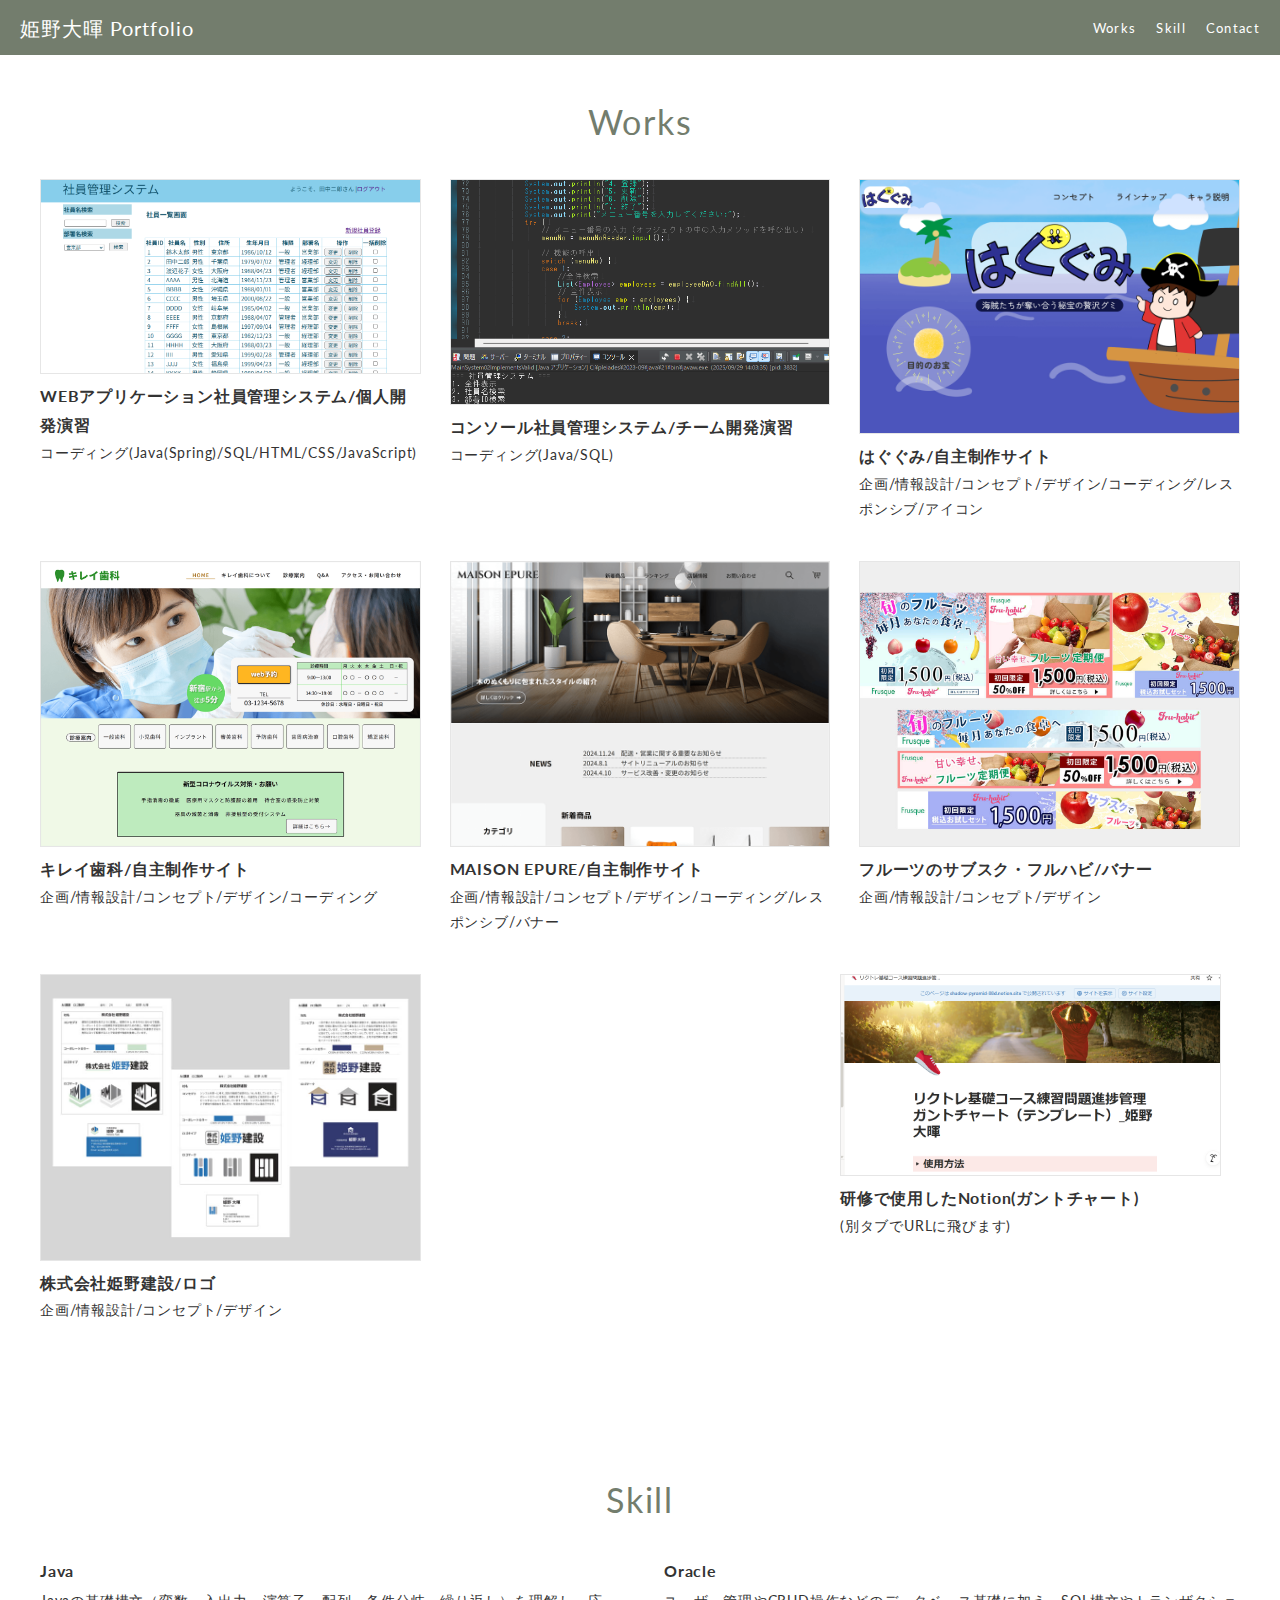
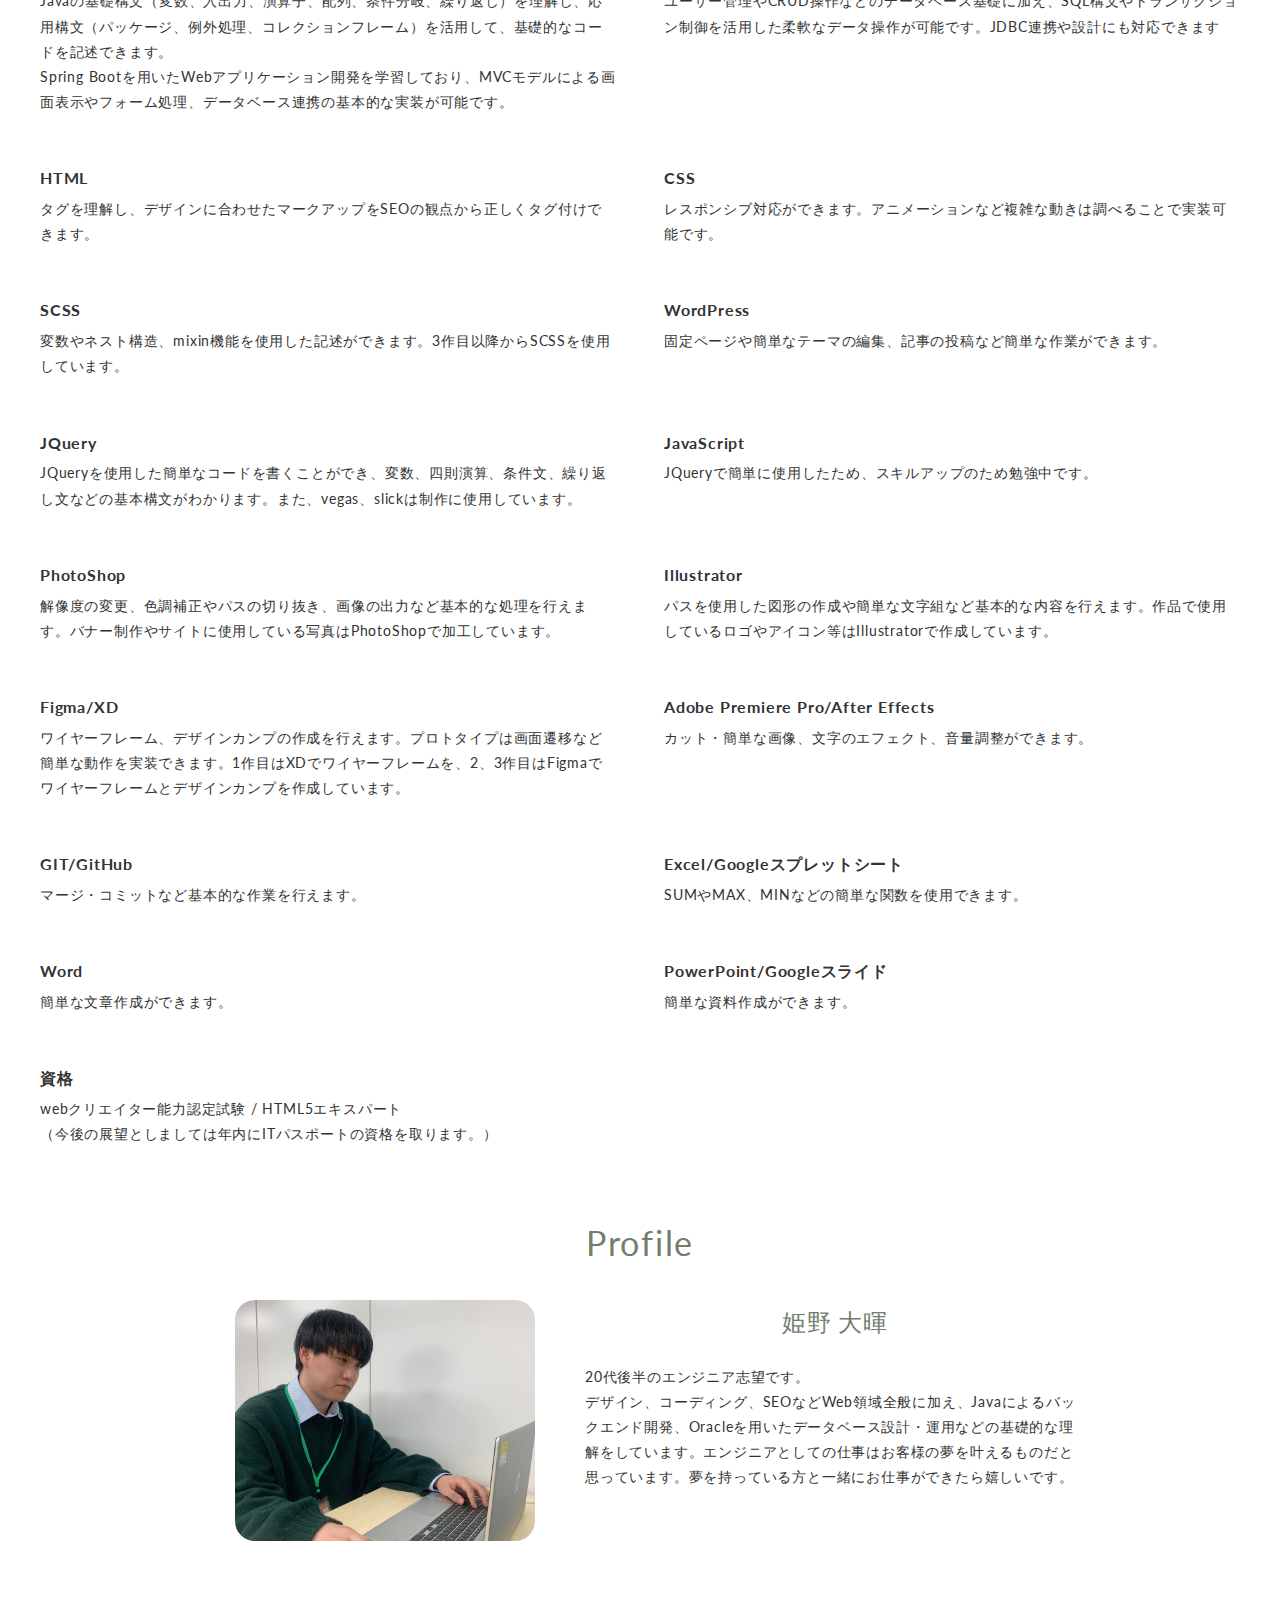
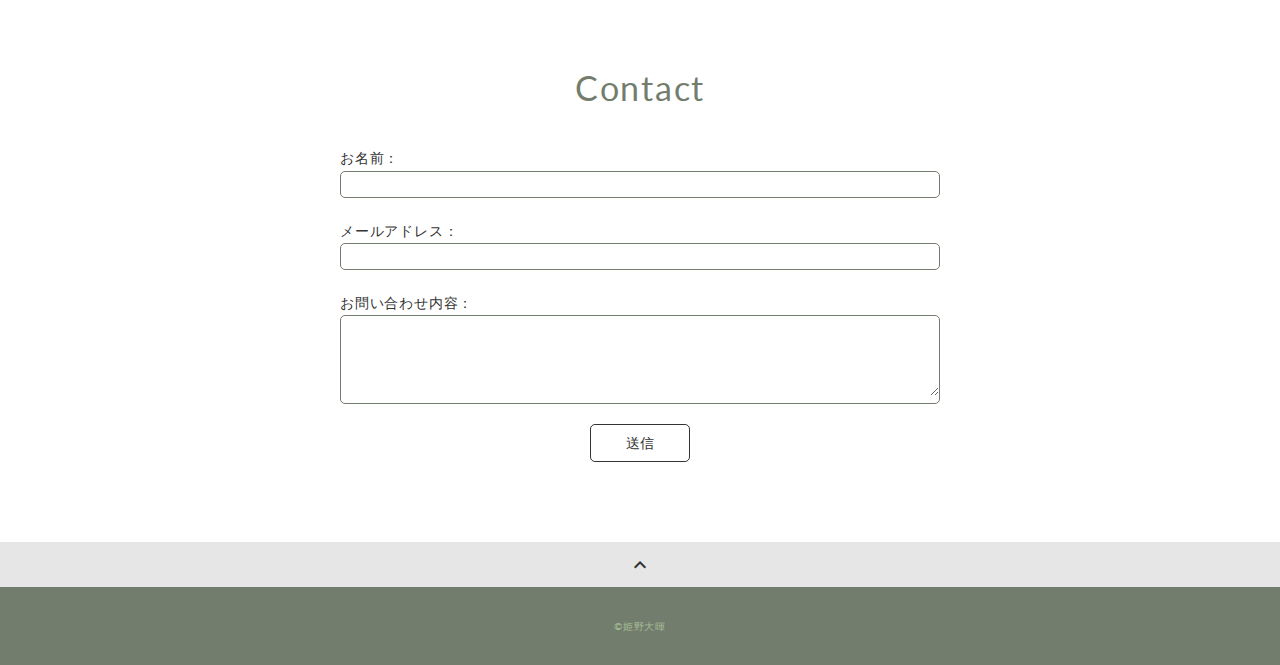
<file: public/pf/index.html>
<!DOCTYPE html>
<html lang="ja">

<head>
  <meta charset="utf-8">
  <meta name="viewport" content="width=device-width,initial-scale=1.0">
  <meta name="robots" content="noindex,nofollow">
  <meta name="description" content="姫野大暉のポートフォリオサイトのTOPページです">
  <title>姫野大暉 ポートフォリオ/TOPページ</title>
  <link rel="icon" href="img/favicon.ico">
  /*-- fonts --*/
  <link rel="preconnect" href="https://fonts.gstatic.com">
  <link href="https://fonts.googleapis.com/css2?family=Lato&display=swap" rel="stylesheet">
  <link href="https://fonts.googleapis.com/css?family=Material+Icons+Outlined" rel="stylesheet">
  /*-- css --*/
  <link href="css/ress.css" media="all" rel="stylesheet" type="text/css">
  <link href="css/style.css" media="all" rel="stylesheet" type="text/css">
  <link rel="shortcut icon" href="img/favicon.ico">
</head>

<body>
  <li class="wrapper">

    <!-- header -->
    <header class="header">
      <div class="header-inner">
        <h1 class="header-logo">
          <a href="index.html">姫野大暉 Portfolio</a>
        </h1>
        <nav class="header-nav">
          <ul class="header-nav-list">
            <li class="header-nav-item"><a href="#works">Works</a></li>
            <li class="header-nav-item"><a href="#skill">Skill</a></li>
            <li class="header-nav-item"><a href="#contact">Contact</a></li>
          </ul>
        </nav>
      </div>
    </header>
    <!-- /header -->

    <main class="content">
      <!-- works -->
      <section class="works section" id="works">
        <h2 class="title">Works</h2>
        <ul class="inner works-list">
			<li class="works-item"><a href="works-web-application.html">
              <p class="works-img"><img src="img/emp_list_system.png" alt="WEBアプリケーション社員管理システムの表紙画像です。" /></p>
              <p class="works-name">WEBアプリケーション社員管理システム/個人開発演習</p>
              <p class="works-info">コーディング(Java(Spring)/SQL/HTML/CSS/JavaScript)</p>
            </a></li>
			<li class="works-item"><a href="works-console.html">
              <p class="works-img"><img src="img/java_app2.png" alt="コンソール社員管理システムの表紙画像です。" /></p>
              <p class="works-name">コンソール社員管理システム/チーム開発演習</p>
              <p class="works-info">コーディング(Java/SQL)</p>
            </a></li>
            <li class="works-item"><a href="works-site3.html">
              <p class="works-img"><img src="img/site3-mainv.png" alt="はぐぐみという架空のWEBサイトの表紙画像です。" /></p>
              <p class="works-name">はぐぐみ/自主制作サイト</p>
              <p class="works-info">企画/情報設計/コンセプト/デザイン/コーディング/レスポンシブ/アイコン</p>
            </a></li>
            <li class="works-item"><a href="works-site1.html">
              <p class="works-img"><img src="img/thumbnail-ok.png" alt="キレイ歯科という架空のWEBサイトの表紙画像です。" /></p>
              <p class="works-name">キレイ歯科/自主制作サイト</p>
              <p class="works-info">企画/情報設計/コンセプト/デザイン/コーディング</p>
            </a></li>
            <li class="works-item"><a href="works-site2.html">
              <p class="works-img"><img src="img/site2-mainv.png" alt="MAISON EPUREという架空のWEBサイトの表紙画像です。" /></p>
              <p class="works-name">MAISON EPURE/自主制作サイト</p>
              <p class="works-info">企画/情報設計/コンセプト/デザイン/コーディング/レスポンシブ/バナー</p>
            </a></li>
            <li class="works-item"><a href="works-bnr.html">
              <p class="works-img"><img src="img/bnr-ok.jpg" alt="フルハビという架空のバナーの表紙です。" /></p>
              <p class="works-name">フルーツのサブスク・フルハビ/バナー</p>
              <p class="works-info">企画/情報設計/コンセプト/デザイン</p>
            </a>
            <li class="works-item"><a href="works-logo.html">
              <p class="works-img"><img src="img/bnr-mainv.jpg" alt="株式会社姫野建設という架空の会社のロゴの表紙です。" /></p>
              <p class="works-name">株式会社姫野建設/ロゴ</p>
              <p class="works-info">企画/情報設計/コンセプト/デザイン</p>
            </a></li>
            <li class="works-item"><a target="_blank" href="https://www.notion.so/_-249534feb469800fa907dc70a7605f0a">
              <p class="works-img"><img src="img/notion.png" alt="研修で使用したNotion(ガントチャート)のイメージ画像です。" /></p>
              <p class="works-name">研修で使用したNotion(ガントチャート)</p>
              <p class="works-info">(別タブでURLに飛びます)</p>
            </a></li>
        </ul>
      </section>
      <!-- /works -->

      <!-- skill -->
      <section class="skill section" id="skill">
        <h2 class="title">Skill</h2>
        <ul class="inner skill-list">
			<li class="skill-item">
              <div class="skill-body">
                <h3 class="skill-name">Java</h3>
                <p class="skill-text">
                  Javaの基礎構文（変数、入出力、演算子、配列、条件分岐、繰り返し）を理解し、応用構文（パッケージ、例外処理、コレクションフレーム）を活用して、基礎的なコードを記述できます。<br>Spring Bootを用いたWebアプリケーション開発を学習しており、MVCモデルによる画面表示やフォーム処理、データベース連携の基本的な実装が可能です。</p>
              </div>
            </li>
            <li class="skill-item">
              <div class="skill-body">
                <h3 class="skill-name">Oracle</h3>
                <p class="skill-text">
                  ユーザー管理やCRUD操作などのデータベース基礎に加え、SQL構文やトランザクション制御を活用した柔軟なデータ操作が可能です。JDBC連携や設計にも対応できます</p>
              </div>
            </li>
            <li class="skill-item">
              <div class="skill-body">
                <h3 class="skill-name">HTML</h3>
                <p class="skill-text">
                  タグを理解し、デザインに合わせたマークアップをSEOの観点から正しくタグ付けできます。</p>
              </div>
            </li>
            <li class="skill-item">
              <div class="skill-body">
                <h3 class="skill-name">CSS</h3>
                <p class="skill-text">
                  レスポンシブ対応ができます。アニメーションなど複雑な動きは調べることで実装可能です。</p>
              </div>
            </li>
            <li class="skill-item">
              <div class="skill-body">
                <h3 class="skill-name">SCSS</h3>
                <p class="skill-text">
                  変数やネスト構造、mixin機能を使用した記述ができます。3作目以降からSCSSを使用しています。</p>
              </div>
            </li>
            <li class="skill-item">
              <div class="skill-body">
                <h3 class="skill-name">WordPress</h3>
                <p class="skill-text">
                  固定ページや簡単なテーマの編集、記事の投稿など簡単な作業ができます。</p>
              </div>
            </li>
            <li class="skill-item">
              <div class="skill-body">
                <h3 class="skill-name">JQuery</h3>
                <p class="skill-text">
                  JQueryを使用した簡単なコードを書くことができ、変数、四則演算、条件文、繰り返し文などの基本構文がわかります。また、vegas、slickは制作に使用しています。</p>
              </div>
            </li>
            <li class="skill-item">
              <div class="skill-body">
                <h3 class="skill-name">JavaScript</h3>
                <p class="skill-text">
                  JQueryで簡単に使用したため、スキルアップのため勉強中です。</p>
              </div>
            </li>
            <li class="skill-item">
              <div class="skill-body">
                <h3 class="skill-name">PhotoShop</h3>
                <p class="skill-text">
                  解像度の変更、色調補正やパスの切り抜き、画像の出力など基本的な処理を行えます。バナー制作やサイトに使用している写真はPhotoShopで加工しています。</p>
              </div>
            </li>
            <li class="skill-item">
              <div class="skill-body">
                <h3 class="skill-name">Illustrator</h3>
                <p class="skill-text">
                  パスを使用した図形の作成や簡単な文字組など基本的な内容を行えます。作品で使用しているロゴやアイコン等はIllustratorで作成しています。</p>
              </div>
            </li>
            <li class="skill-item">
              <div class="skill-body">
                <h3 class="skill-name">Figma/XD</h3>
                <p class="skill-text">
                  ワイヤーフレーム、デザインカンプの作成を行えます。プロトタイプは画面遷移など簡単な動作を実装できます。1作目はXDでワイヤーフレームを、2、3作目はFigmaでワイヤーフレームとデザインカンプを作成しています。
                </p>
              </div>
            </li>
            <li class="skill-item">
              <div class="skill-body">
                <h3 class="skill-name">Adobe Premiere Pro/After Effects</h3>
                <p class="skill-text">
                  カット・簡単な画像、文字のエフェクト、音量調整ができます。</p>
              </div>
            </li>
            <li class="skill-item">
              <div class="skill-body">
                <h3 class="skill-name">GIT/GitHub</h3>
                <p class="skill-text">
                  マージ・コミットなど基本的な作業を行えます。</p>
              </div>
            </li>
            <li class="skill-item">
              <div class="skill-body">
                <h3 class="skill-name">Excel/Googleスプレットシート</h3>
                <p class="skill-text">
                  SUMやMAX、MINなどの簡単な関数を使用できます。</p>
              </div>
            </li>
            <li class="skill-item">
              <div class="skill-body">
                <h3 class="skill-name">Word</h3>
                <p class="skill-text">
                  簡単な文章作成ができます。</p>
              </div>
            </li>
            <li class="skill-item">
              <div class="skill-body">
                <h3 class="skill-name">PowerPoint/Googleスライド</h3>
                <p class="skill-text">
                  簡単な資料作成ができます。</p>
              </div>
            </li>
            <li class="skill-item">
              <div class="skill-body">
                <h3 class="skill-name">資格</h3>
                <p class="skill-text">
                  webクリエイター能力認定試験 / HTML5エキスパート</p>
                <p class="next-skill">（今後の展望としましては年内にITパスポートの資格を取ります。）</p>
              </div>
            </li>
        </ul>
      </section>
      <!-- /skill -->

      <!-- profile -->
      <section class="prof">
		  <h2 class="title">Profile</h2>
      <div class="profile inner">
		<div class="face"><img src="img/prof2.jpg" alt="このサイトの製作者の顔写真です。"></div>
        <div>
          <p class="profile-title">姫野 大暉</p>
          <p class="profile-text">
            20代後半のエンジニア志望です。<br>デザイン、コーディング、SEOなどWeb領域全般に加え、Javaによるバックエンド開発、Oracleを用いたデータベース設計・運用などの基礎的な理解をしています。エンジニアとしての仕事はお客様の夢を叶えるものだと思っています。夢を持っている方と一緒にお仕事ができたら嬉しいです。
          </p>
        </div>
      </div>
      </section>
      <!-- profile -->

      <!-- contact -->
      <section class="contact section" id="contact">
        <h2 class="title">Contact</h2>
        <div class="inner">
          <form class="form-con">
			  <p>お名前：</p>
			  <p class="input-botom"><input class="input" type="text" required></p>
			  <p>メールアドレス：</p>
			  <p class="input-botom"><input class="input" type="email" required></p>
			  <p>お問い合わせ内容：</p>
			  <p class="input-botom" ><textarea cols="5" class="input" required></textarea></p>
			  <p class="sub"><input type="submit" value="送信"></p>
          </form>
        </div>
      </section>
      <!-- /contact -->
      <div class="page-top" id="js-page-top">
        <span class="material-icons-outlined">expand_less</span>
      </div>
    </main>

    <!-- footer -->
    <footer class="footer">
      <div class="copyright">&copy;姫野大暉</div>
    </footer>
    <!-- /footer -->

  </div>
  <script src="https://ajax.googleapis.com/ajax/libs/jquery/3.5.1/jquery.min.js"></script>
  <script type="text/javascript" src="js/script.js"></script>
</body>

</html>
</file>
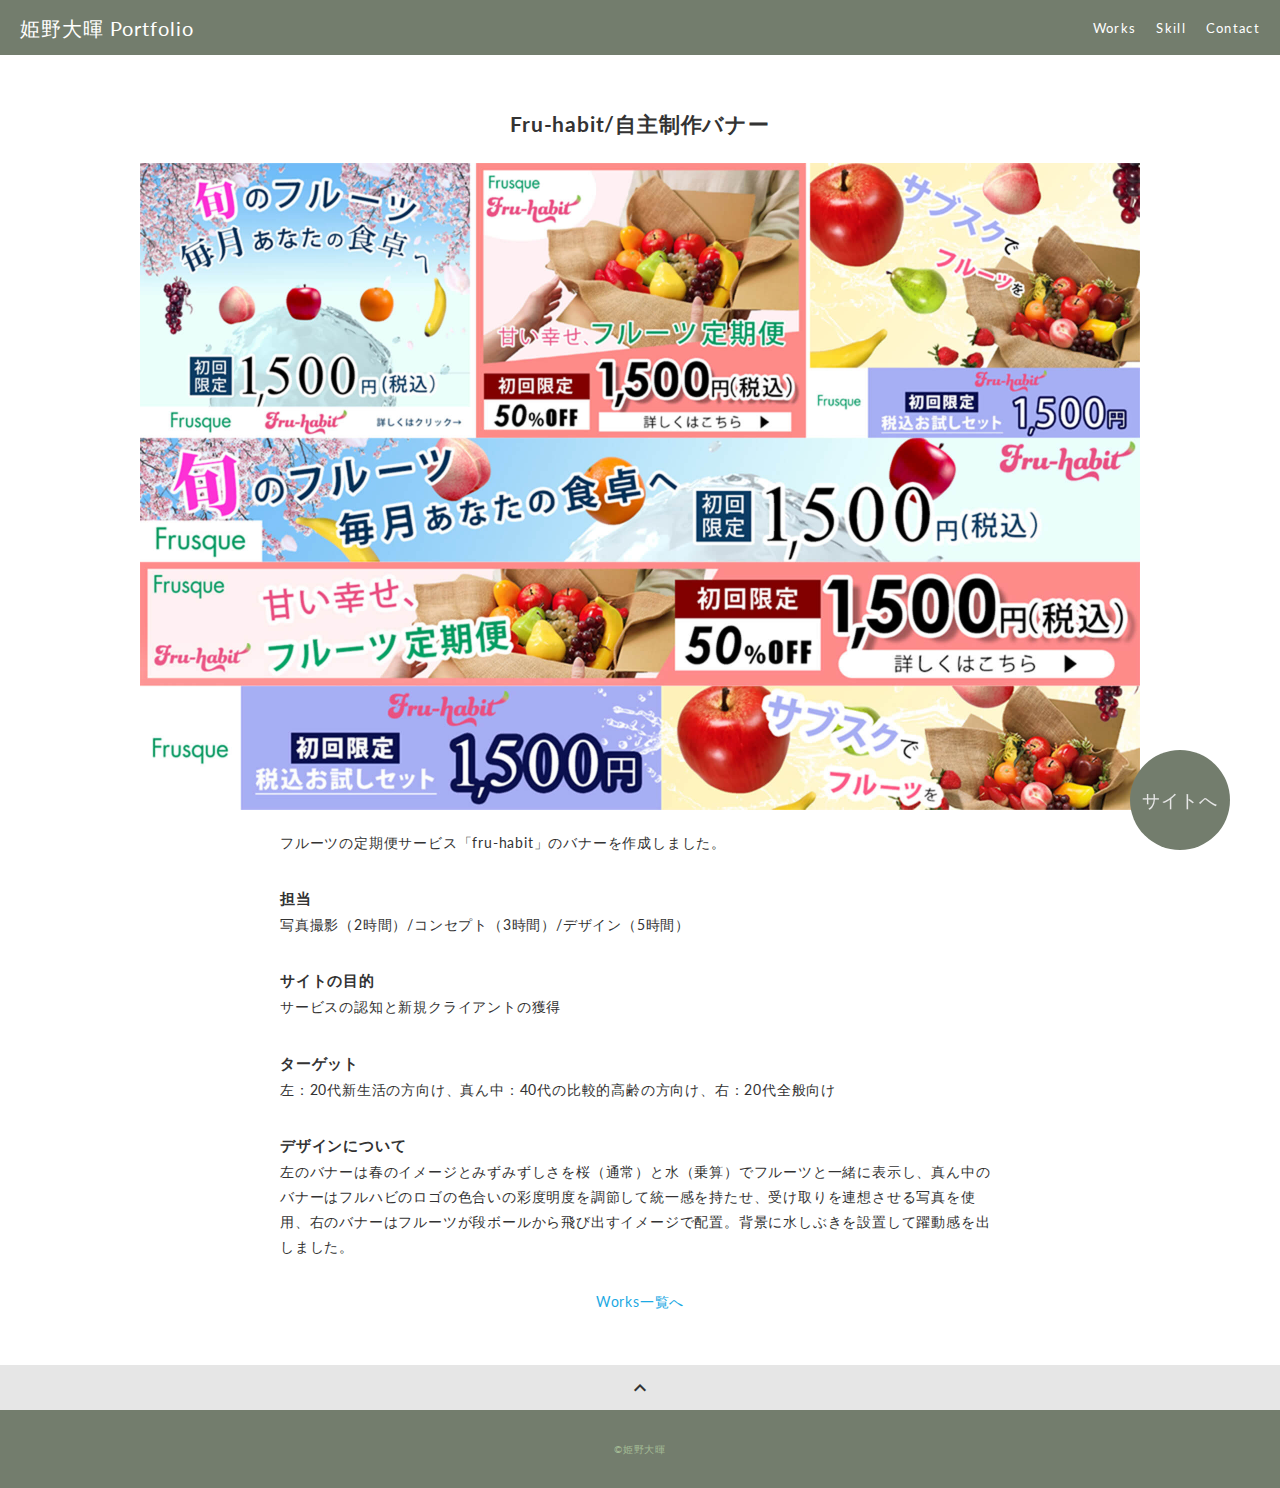
<file: public/pf/works-bnr.html>
<!DOCTYPE html>
<html>
<head>
  <meta charset="utf-8">
  <meta name="viewport" content="width=device-width,initial-scale=1.0">
  <meta name="robots" content="noindex,nofollow">
  <meta name="description" content="姫野大暉のポートフォリオサイトのバナーのページです">
  <title>姫野大暉 ポートフォリオ/バナーページ</title>
  /*-- fonts --*/
  <link rel="preconnect" href="https://fonts.gstatic.com">
  <link href="https://fonts.googleapis.com/css2?family=Lato&display=swap" rel="stylesheet">
  <link href="https://fonts.googleapis.com/css?family=Material+Icons+Outlined" rel="stylesheet">
  /*-- css --*/
  <link href="css/ress.css" media="all" rel="stylesheet" type="text/css">
  <link href="css/style.css" media="all" rel="stylesheet" type="text/css">
  <link rel="shortcut icon" href="img/favicon.ico">
</head>

<body>
  <div class="wrapper">

    <!-- header -->
    <header class="header">
      <div class="header-inner">
        <h1 class="header-logo">
          <a href="index.html">姫野大暉 Portfolio</a>
        </h1>
        <nav class="header-nav">
          <ul class="header-nav-list">
            <li class="header-nav-item"><a href="#works">Works</a></li>
            <li class="header-nav-item"><a href="#skill">Skill</a></li>
            <li class="header-nav-item"><a href="#contact">Contact</a></li>
          </ul>
        </nav>
      </div>
    </header>
    <!-- /header -->

    <main class="content">

      <article class="article">
        <div class="article-inner">
          <h2 class="article-title">Fru-habit/自主制作バナー</h2>
          <p class="article-img">
            <img src="img/bnr-web.jpg" width="1000" height="913" alt="フルーツのバナーのサンプルバナーです。">
          </p>
          <div class="article-body">
            <p>
              フルーツの定期便サービス「fru-habit」のバナーを作成しました。
            </p>
            <div class="url">
            <p><a href="https://adjustacademy.com/d241000/d241024-120464/bnr/" target="_blank" rel="noopener">サイトへ</a></p>
            </div>
            <h3 class="article-info-title">担当</h3>
            <p>写真撮影（2時間）/コンセプト（3時間）/デザイン（5時間）</p>
            <h3 class="article-info-title">サイトの目的</h3>
            <p>サービスの認知と新規クライアントの獲得</p>
            <h3 class="article-info-title">ターゲット</h3>
            <p>左：20代新生活の方向け、真ん中：40代の比較的高齢の方向け、右：20代全般向け</p>
            <h3 class="article-info-title">デザインについて</h3>
            <p>
              左のバナーは春のイメージとみずみずしさを桜（通常）と水（乗算）でフルーツと一緒に表示し、真ん中のバナーはフルハビのロゴの色合いの彩度明度を調節して統一感を持たせ、受け取りを連想させる写真を使用、右のバナーはフルーツが段ボールから飛び出すイメージで配置。背景に水しぶきを設置して躍動感を出しました。
            </p>
          </div>
          <div class="home-link">
            <a href="index.html">Works一覧へ</a>
          </div>
        </div>
      </article>



      <div class="page-top" id="js-page-top">
        <span class="material-icons-outlined">expand_less</span>
      </div>
    </main>

    <!-- footer -->
    <footer class="footer">
      <div class="copyright">&copy;姫野大暉</div>
    </footer>
    <!-- /footer -->

  </div>
  <script src="https://ajax.googleapis.com/ajax/libs/jquery/3.5.1/jquery.min.js"></script>
  <script type="text/javascript" src="js/script.js"></script>
</body>
</html>
</file>
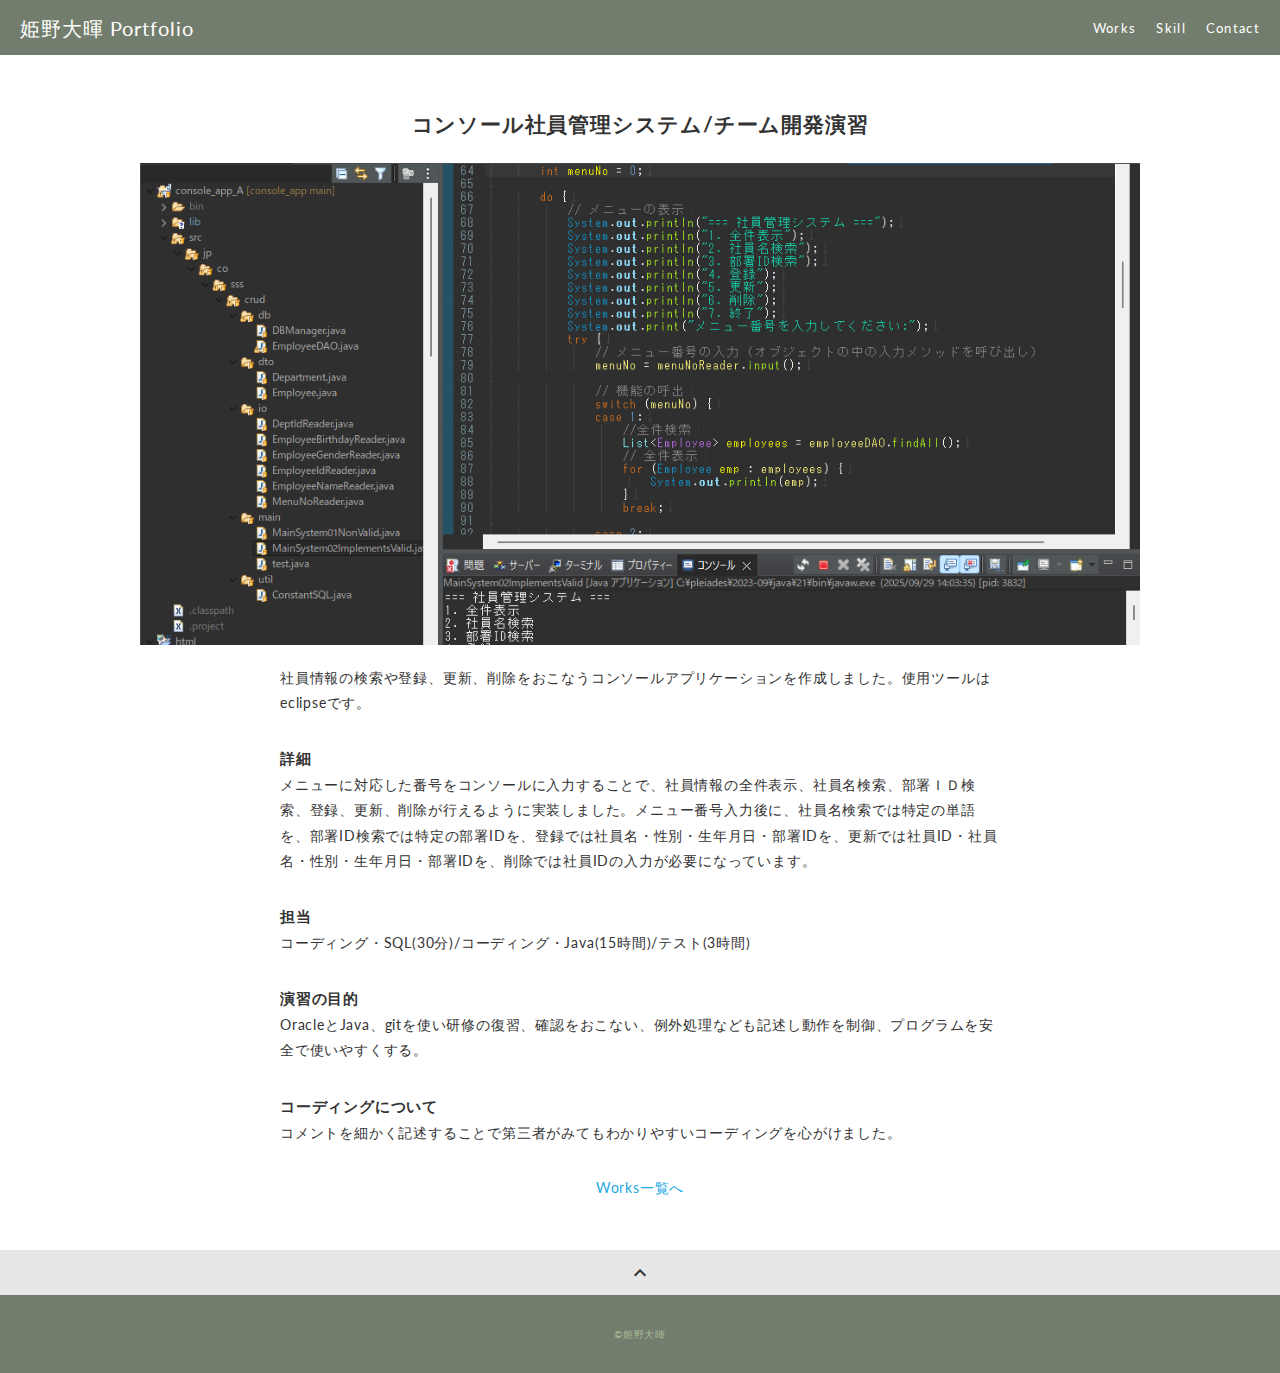
<file: public/pf/works-console.html>
<!DOCTYPE html>
<html>
<head>
  <meta charset="utf-8">
  <meta name="viewport" content="width=device-width,initial-scale=1.0">
  <meta name="robots" content="noindex,nofollow">
  <meta name="description" content="姫野大暉のポートフォリオサイトのコンソールアプリケーションのページです">
  <title>姫野大暉 ポートフォリオ/コンソールアプリケーションページ</title>
  /*-- fonts --*/
  <link rel="preconnect" href="https://fonts.gstatic.com">
  <link href="https://fonts.googleapis.com/css2?family=Lato&display=swap" rel="stylesheet">
  <link href="https://fonts.googleapis.com/css?family=Material+Icons+Outlined" rel="stylesheet">
  /*-- css --*/
  <link href="css/ress.css" media="all" rel="stylesheet" type="text/css">
  <link href="css/style.css" media="all" rel="stylesheet" type="text/css">
  <link rel="shortcut icon" href="img/favicon.ico">
</head>

<body>
  <div class="wrapper">

    <!-- header -->
    <header class="header">
      <div class="header-inner">
        <h1 class="header-logo">
          <a href="index.html">姫野大暉 Portfolio</a>
        </h1>
        <nav class="header-nav">
          <ul class="header-nav-list">
            <li class="header-nav-item"><a href="index.html#works">Works</a></li>
            <li class="header-nav-item"><a href="index.html#skill">Skill</a></li>
            <li class="header-nav-item"><a href="index.html#contact">Contact</a></li>
          </ul>
        </nav>
      </div>
    </header>
    <!-- /header -->

    <main class="content">

      <article class="article">
        <div class="article-inner">
          <h2 class="article-title">コンソール社員管理システム/チーム開発演習</h2>
          <p class="article-img">
            <img src="img/java_app1.png" alt="コンソール社員管理システムのイメージです。">
          </p>
          <div class="article-body">
            <p>
             社員情報の検索や登録、更新、削除をおこなうコンソールアプリケーションを作成しました。使用ツールはeclipseです。
            </p>
            <h3 class="article-info-title">詳細</h3>
            <p>メニューに対応した番号をコンソールに入力することで、社員情報の全件表示、社員名検索、部署ＩＤ検索、登録、更新、削除が行えるように実装しました。メニュー番号入力後に、社員名検索では特定の単語を、部署ID検索では特定の部署IDを、登録では社員名・性別・生年月日・部署IDを、更新では社員ID・社員名・性別・生年月日・部署IDを、削除では社員IDの入力が必要になっています。</p>
            <h3 class="article-info-title">担当</h3>
            <p>コーディング・SQL(30分)/コーディング・Java(15時間)/テスト(3時間)</p>
            <h3 class="article-info-title">演習の目的</h3>
            <p>OracleとJava、gitを使い研修の復習、確認をおこない、例外処理なども記述し動作を制御、プログラムを安全で使いやすくする。</p>
            <h3 class="article-info-title">コーディングについて</h3>
            <p>
                 コメントを細かく記述することで第三者がみてもわかりやすいコーディングを心がけました。
            </p>
          </div>
          <div class="home-link">
            <a href="index.html">Works一覧へ</a>
          </div>
        </div>
      </article>



      <div class="page-top" id="js-page-top">
        <span class="material-icons-outlined">expand_less</span>
      </div>
    </main>

    <!-- footer -->
    <footer class="footer">
      <div class="copyright">&copy;姫野大暉</div>
    </footer>
    <!-- /footer -->

  </div>
  <script src="https://ajax.googleapis.com/ajax/libs/jquery/3.5.1/jquery.min.js"></script>
  <script type="text/javascript" src="js/script.js"></script>
</body>
</html>
</file>
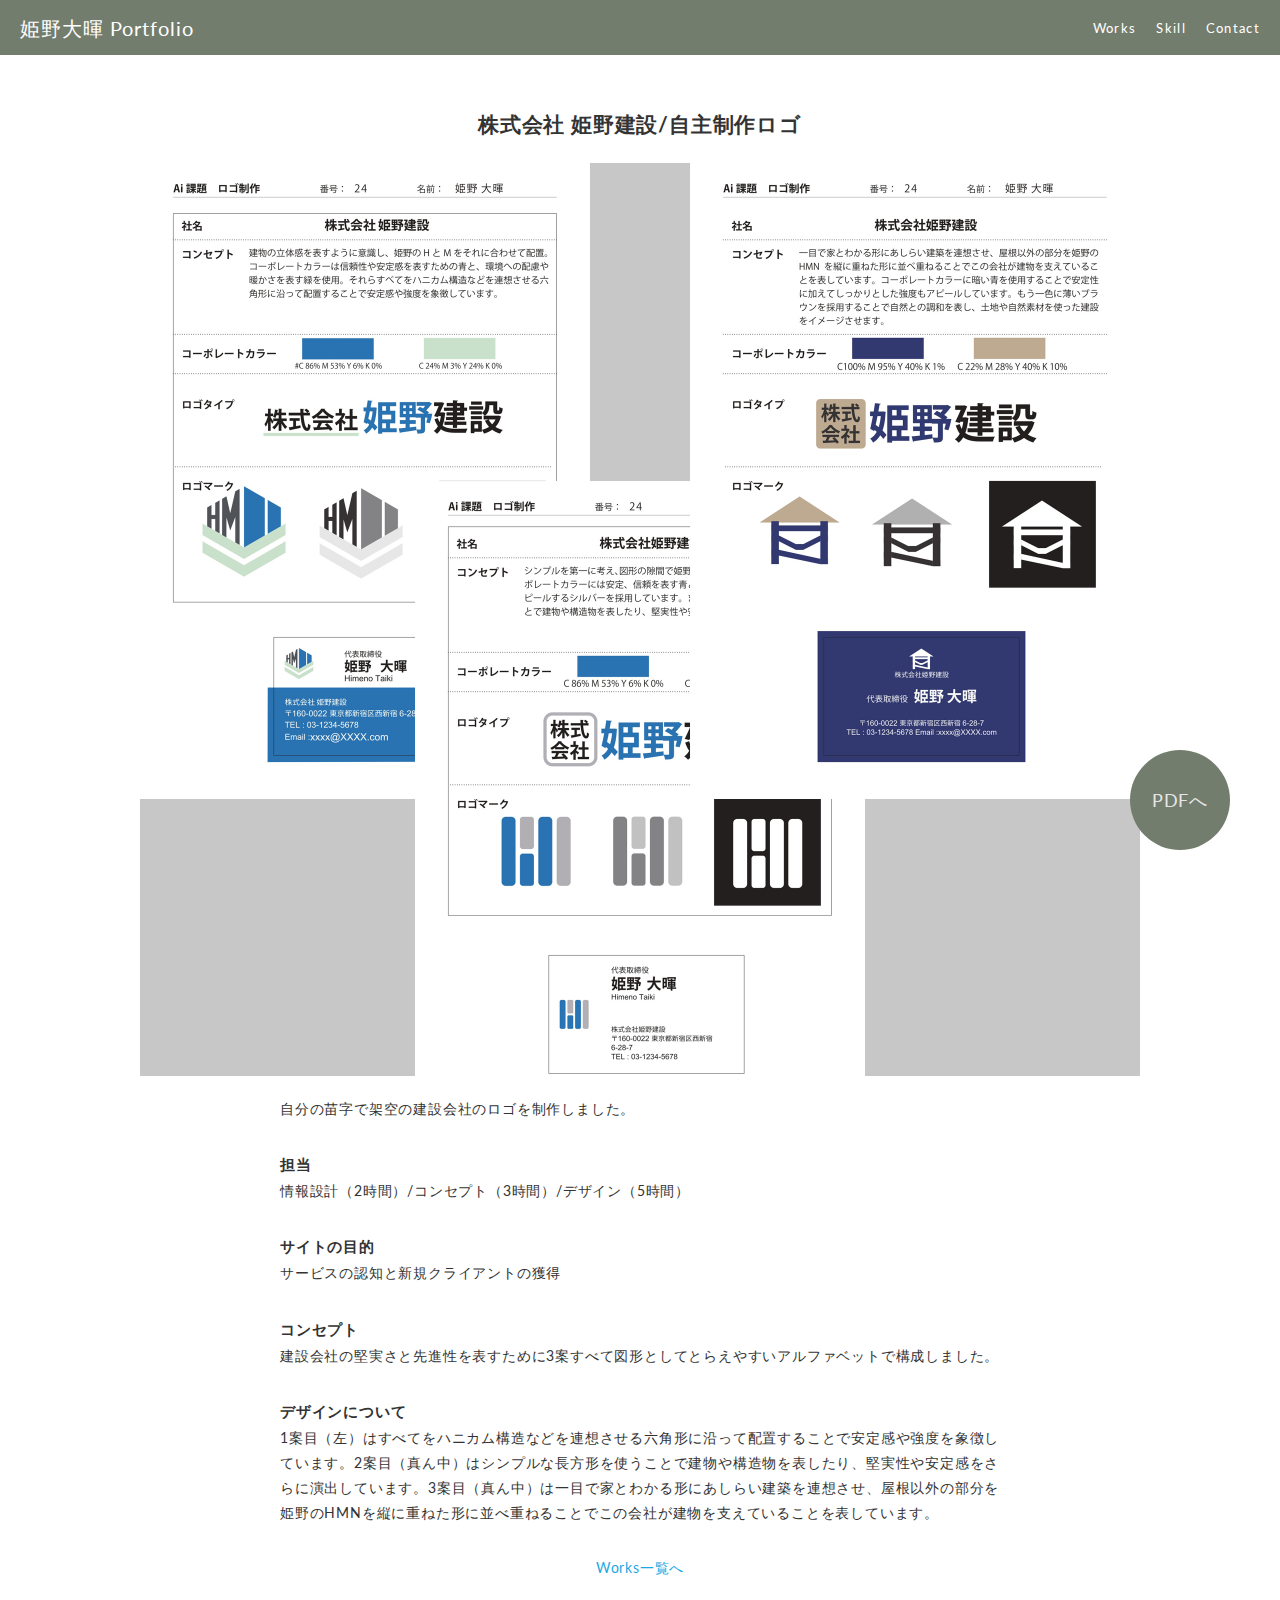
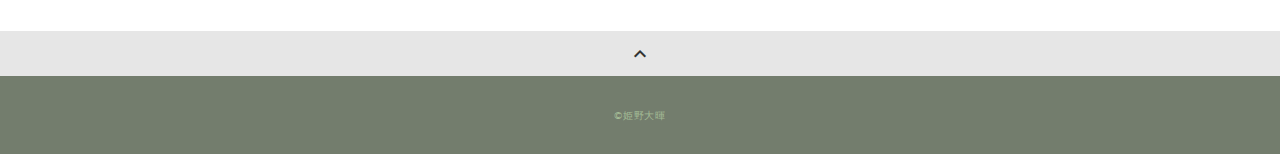
<file: public/pf/works-logo.html>
<!DOCTYPE html>
<html>

<head>
  <meta charset="utf-8">
  <meta name="viewport" content="width=device-width,initial-scale=1.0">
  <meta name="robots" content="noindex,nofollow">
  <meta name="description" content="姫野大暉のポートフォリオサイトのロゴのページです">
  <title>姫野大暉 ポートフォリオ/ロゴページ</title>
  <link rel="icon" href="img/favicon.ico">
  /*-- fonts --*/
  <link rel="preconnect" href="https://fonts.gstatic.com">
  <link href="https://fonts.googleapis.com/css2?family=Lato&display=swap" rel="stylesheet">
  <link href="https://fonts.googleapis.com/css?family=Material+Icons+Outlined" rel="stylesheet">
  /*-- css --*/
  <link href="css/ress.css" media="all" rel="stylesheet" type="text/css">
  <link href="css/style.css" media="all" rel="stylesheet" type="text/css">
  <link rel="shortcut icon" href="img/favicon.ico">
</head>

<body>
  <div class="wrapper">

    <!-- header -->
    <header class="header">
      <div class="header-inner">
        <h1 class="header-logo">
          <a href="index.html">姫野大暉 Portfolio</a>
        </h1>
        <nav class="header-nav">
          <ul class="header-nav-list">
            <li class="header-nav-item"><a href="index.html#works">Works</a></li>
            <li class="header-nav-item"><a href="index.html#skill">Skill</a></li>
            <li class="header-nav-item"><a href="index.html#contact">Contact</a></li>
          </ul>
        </nav>
      </div>
    </header>
    <!-- /header -->

    <main class="content">

      <article class="article">
        <div class="article-inner">
          <h2 class="article-title">株式会社 姫野建設/自主制作ロゴ</h2>
          <p class="article-img">
            <img src="img/logo-page.jpg" width="1000" height="913" alt="建設会社のロゴのサンプル画像です。">
          </p>
          <div class="article-body">
            <p>
              自分の苗字で架空の建設会社のロゴを制作しました。
            </p>
            <div class="url">
              <p><a href="https://adjustacademy.com/d241000/d241024-120464/logo/logo.pdf" target="_blank" rel="noopener">PDFへ</a></p>
            </div>
            <h3 class="article-info-title">担当</h3>
            <p>情報設計（2時間）/コンセプト（3時間）/デザイン（5時間）</p>
            <h3 class="article-info-title">サイトの目的</h3>
            <p>サービスの認知と新規クライアントの獲得</p>
            <h3 class="article-info-title">コンセプト</h3>
            <p>建設会社の堅実さと先進性を表すために3案すべて図形としてとらえやすいアルファベットで構成しました。</p>
            <h3 class="article-info-title">デザインについて</h3>
            <p>
              1案目（左）はすべてをハニカム構造などを連想させる六角形に沿って配置することで安定感や強度を象徴しています。2案目（真ん中）はシンプルな長方形を使うことで建物や構造物を表したり、堅実性や安定感をさらに演出しています。3案目（真ん中）は一目で家とわかる形にあしらい建築を連想させ、屋根以外の部分を姫野のHMNを縦に重ねた形に並べ重ねることでこの会社が建物を支えていることを表しています。
            </p>
          </div>
          <div class="home-link">
            <a href="index.html">Works一覧へ</a>
          </div>
        </div>
      </article>



      <div class="page-top" id="js-page-top">
        <span class="material-icons-outlined">expand_less</span>
      </div>
    </main>

    <!-- footer -->
    <footer class="footer">
      <div class="copyright">&copy;姫野大暉</div>
    </footer>
    <!-- /footer -->

  </div>
  <script src="https://ajax.googleapis.com/ajax/libs/jquery/3.5.1/jquery.min.js"></script>
  <script type="text/javascript" src="js/script.js"></script>
</body>

</html>
</file>
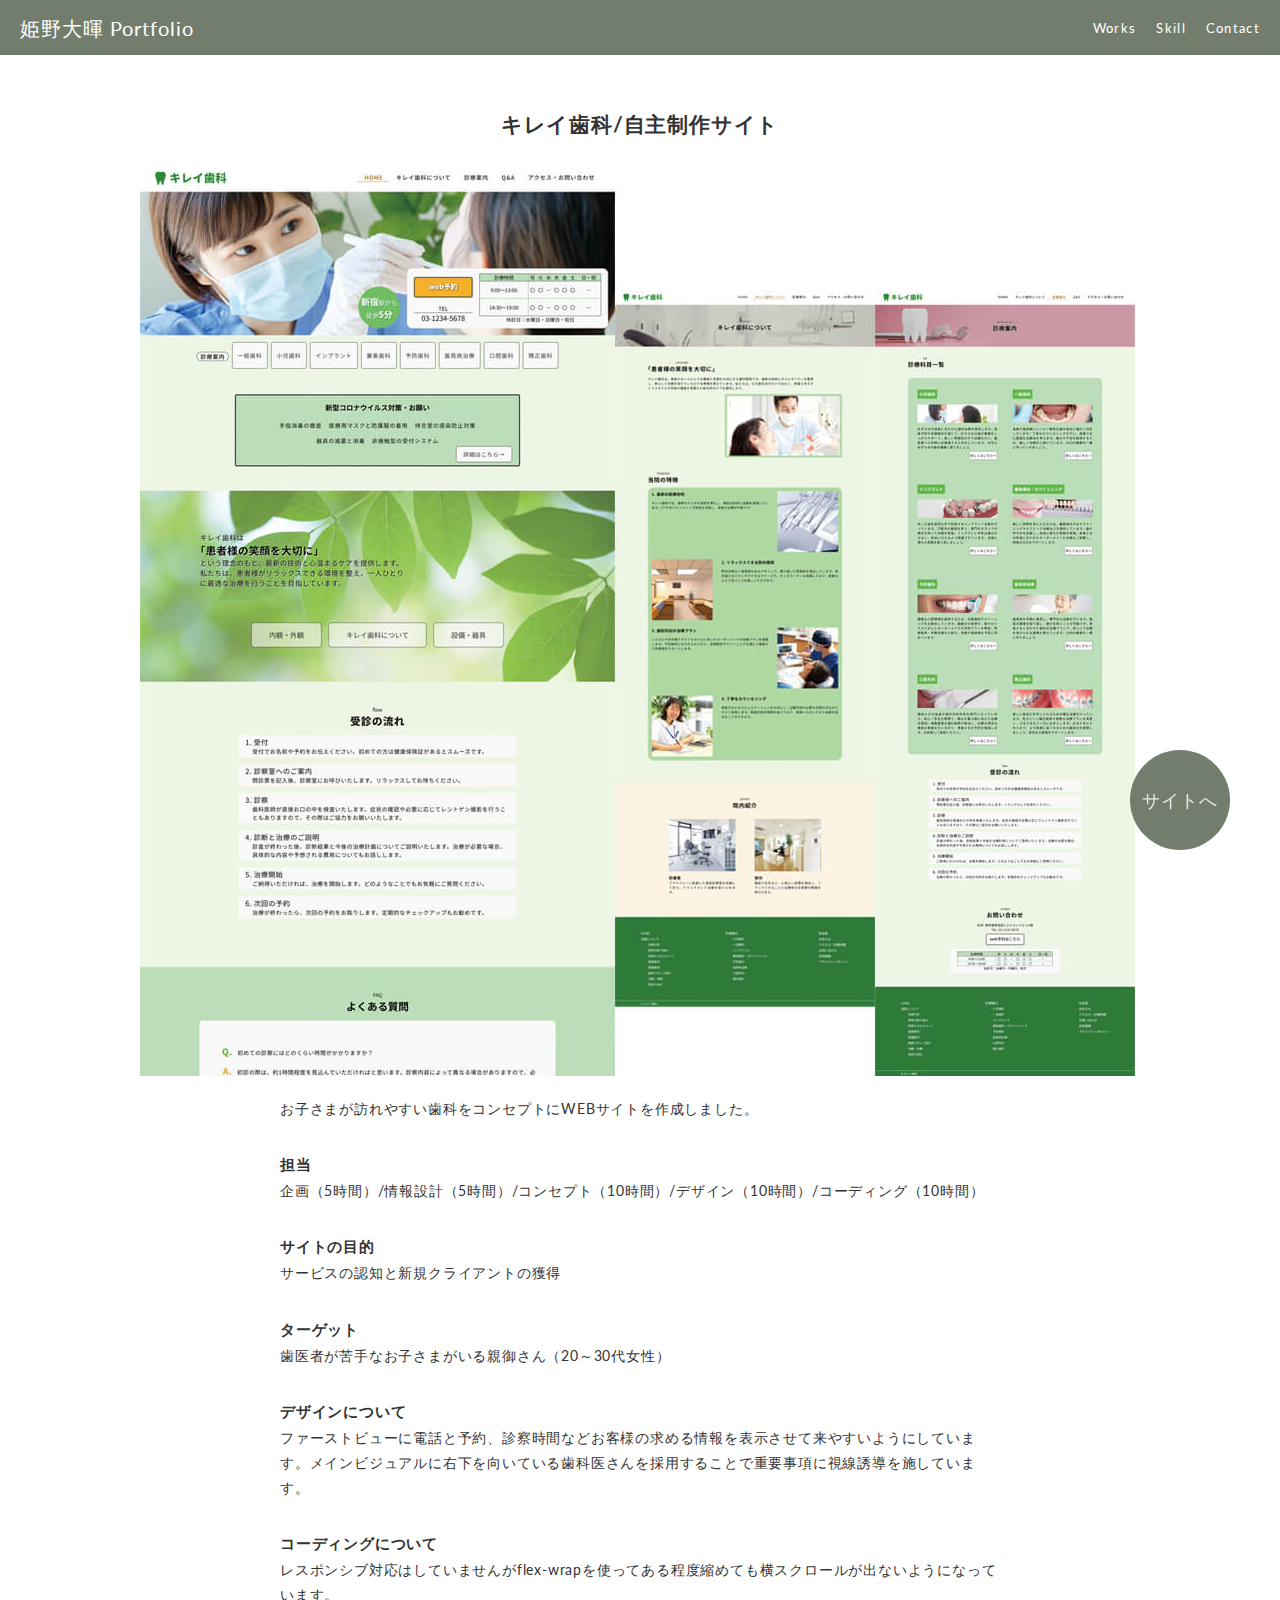
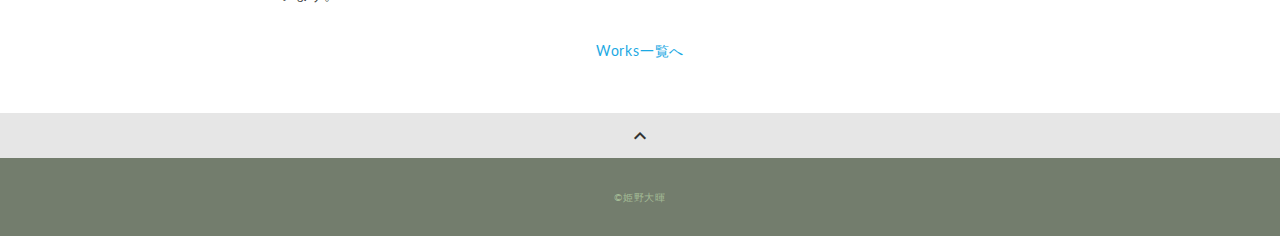
<file: public/pf/works-site1.html>
<!DOCTYPE html>
<html>
<head>
  <meta charset="utf-8">
  <meta name="viewport" content="width=device-width,initial-scale=1.0">
  <meta name="robots" content="noindex,nofollow">
  <meta name="description" content="姫野大暉のポートフォリオサイトのサイト1作目のページです">
  <title>姫野大暉 ポートフォリオ/サイト1作目</title>
  /*-- fonts --*/
  <link rel="preconnect" href="https://fonts.gstatic.com">
  <link href="https://fonts.googleapis.com/css2?family=Lato&display=swap" rel="stylesheet">
  <link href="https://fonts.googleapis.com/css?family=Material+Icons+Outlined" rel="stylesheet">
  /*-- css --*/
  <link href="css/ress.css" media="all" rel="stylesheet" type="text/css">
  <link href="css/style.css" media="all" rel="stylesheet" type="text/css">
  <link rel="shortcut icon" href="img/favicon.ico">
</head>

<body>
  <div class="wrapper">

    <!-- header -->
    <header class="header">
      <div class="header-inner">
        <h1 class="header-logo">
          <a href="index.html">姫野大暉 Portfolio</a>
        </h1>
        <nav class="header-nav">
          <ul class="header-nav-list">
            <li class="header-nav-item"><a href="#works">Works</a></li>
            <li class="header-nav-item"><a href="#skill">Skill</a></li>
            <li class="header-nav-item"><a href="#contact">Contact</a></li>
          </ul>
        </nav>
      </div>
    </header>
    <!-- /header -->

    <main class="content">

      <article class="article">
        <div class="article-inner">
          <h2 class="article-title">キレイ歯科/自主制作サイト</h2>
          <p class="article-img">
            <img src="img/site1.jpg" alt="キレイ歯科のWEBサイトイメージです。">
          </p>
          <div class="article-body">
            <p>
             お子さまが訪れやすい歯科をコンセプトにWEBサイトを作成しました。
            </p>
            <div class="url">
              <p><a href="https://adjustacademy.com/d241000/d241024-120464/one/" target="_blank" rel="noopener">サイトへ</a></p>
            </div>
            <h3 class="article-info-title">担当</h3>
            <p>企画（5時間）/情報設計（5時間）/コンセプト（10時間）/デザイン（10時間）/コーディング（10時間）</p>
            <h3 class="article-info-title">サイトの目的</h3>
            <p>サービスの認知と新規クライアントの獲得</p>
            <h3 class="article-info-title">ターゲット</h3>
            <p>歯医者が苦手なお子さまがいる親御さん（20～30代女性）</p>
            <h3 class="article-info-title">デザインについて</h3>
            <p>
              ファーストビューに電話と予約、診察時間などお客様の求める情報を表示させて来やすいようにしています。メインビジュアルに右下を向いている歯科医さんを採用することで重要事項に視線誘導を施しています。
            </p>
            <h3 class="article-info-title">コーディングについて</h3>
            <p>
                  レスポンシブ対応はしていませんがflex-wrapを使ってある程度縮めても横スクロールが出ないようになっています。
            </p>
          </div>
          <div class="home-link">
            <a href="index.html">Works一覧へ</a>
          </div>
        </div>
      </article>



      <div class="page-top" id="js-page-top">
        <span class="material-icons-outlined">expand_less</span>
      </div>
    </main>

    <!-- footer -->
    <footer class="footer">
      <div class="copyright">&copy;姫野大暉</div>
    </footer>
    <!-- /footer -->

  </div>
  <script src="https://ajax.googleapis.com/ajax/libs/jquery/3.5.1/jquery.min.js"></script>
  <script type="text/javascript" src="js/script.js"></script>
</body>
</html>
</file>
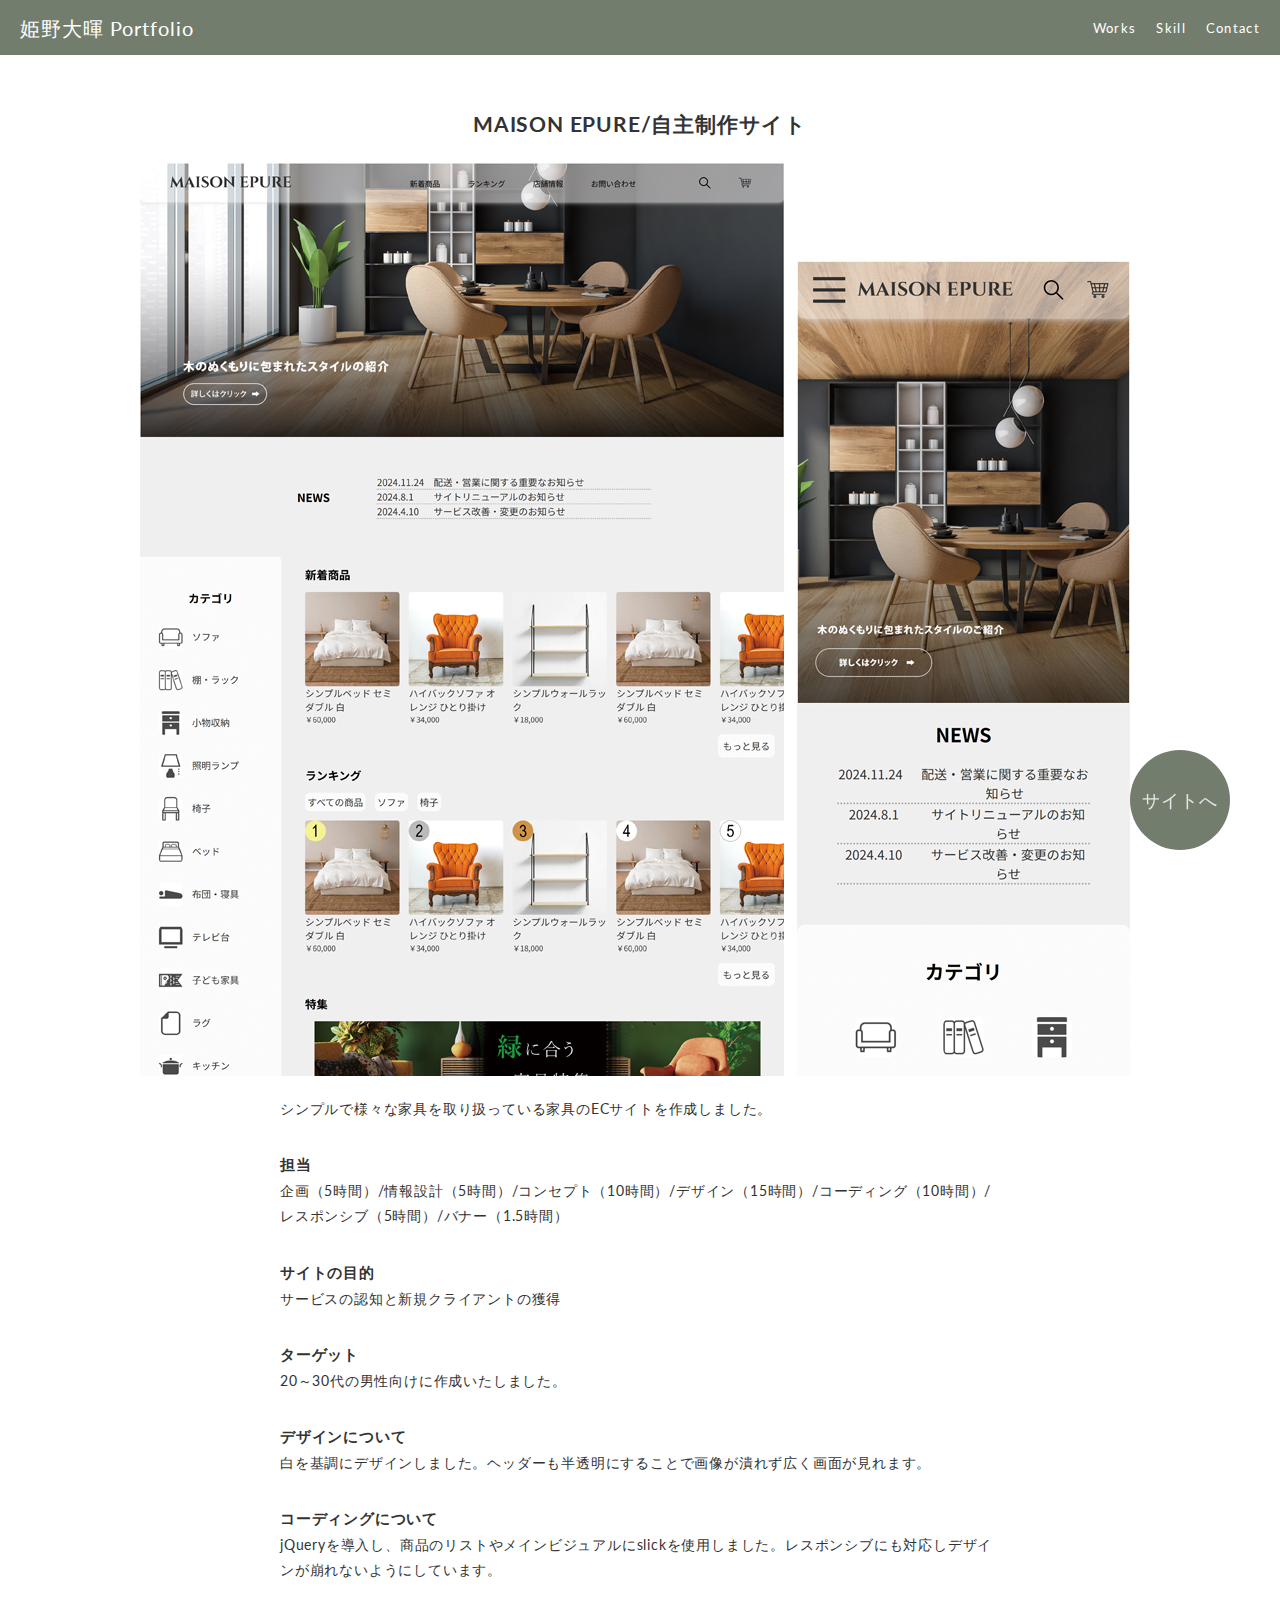
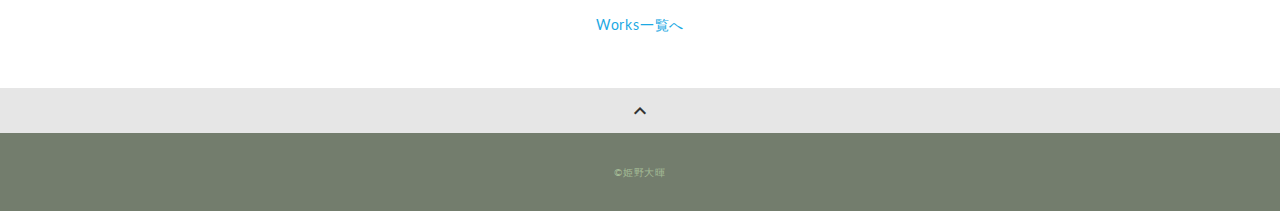
<file: public/pf/works-site2.html>
<!DOCTYPE html>
<html>
<head>
  <meta charset="utf-8">
  <meta name="viewport" content="width=device-width,initial-scale=1.0">
  <meta name="robots" content="noindex,nofollow">
  <meta name="description" content="姫野大暉のポートフォリオサイトのサイト2作目のページです">
  <title>姫野大暉 ポートフォリオ/サイト2作目</title>
  <link rel="icon" href="img/favicon.ico">
  /*-- fonts --*/
  <link rel="preconnect" href="https://fonts.gstatic.com">
  <link href="https://fonts.googleapis.com/css2?family=Lato&display=swap" rel="stylesheet">
  <link href="https://fonts.googleapis.com/css?family=Material+Icons+Outlined" rel="stylesheet">
  /*-- css --*/
  <link href="css/ress.css" media="all" rel="stylesheet" type="text/css">
  <link href="css/style.css" media="all" rel="stylesheet" type="text/css">
  <link rel="shortcut icon" href="img/favicon.ico">
</head>

<body>
  <div class="wrapper">

    <!-- header -->
    <header class="header">
      <div class="header-inner">
        <h1 class="header-logo">
          <a href="index.html">姫野大暉 Portfolio</a>
        </h1>
        <nav class="header-nav">
          <ul class="header-nav-list">
            <li class="header-nav-item"><a href="index.html#works">Works</a></li>
            <li class="header-nav-item"><a href="index.html#skill">Skill</a></li>
            <li class="header-nav-item"><a href="index.html#contact">Contact</a></li>
          </ul>
        </nav>
      </div>
    </header>
    <!-- /header -->

    <main class="content">

      <article class="article">
        <div class="article-inner">
          <h2 class="article-title">MAISON EPURE/自主制作サイト</h2>
          <p class="article-img">
            <img src="img/site2.jpg" alt="">
          </p>
          <div class="article-body">
            <p>
              シンプルで様々な家具を取り扱っている家具のECサイトを作成しました。
            </p>
            <div class="url">
              <p><a href="https://adjustacademy.com/d241000/d241024-120464/two/" target="_blank" rel="noopener">サイトへ</a></p>
            </div>
            <h3 class="article-info-title">担当</h3>
            <p>企画（5時間）/情報設計（5時間）/コンセプト（10時間）/デザイン（15時間）/コーディング（10時間）/レスポンシブ（5時間）/バナー（1.5時間）</p>
            <h3 class="article-info-title">サイトの目的</h3>
            <p>サービスの認知と新規クライアントの獲得</p>
            <h3 class="article-info-title">ターゲット</h3>
            <p>20～30代の男性向けに作成いたしました。</p>
            <h3 class="article-info-title">デザインについて</h3>
            <p>
              白を基調にデザインしました。ヘッダーも半透明にすることで画像が潰れず広く画面が見れます。
            </p>
            <h3 class="article-info-title">コーディングについて</h3>
            <p>
              jQueryを導入し、商品のリストやメインビジュアルにslickを使用しました。レスポンシブにも対応しデザインが崩れないようにしています。
            </p>
          </div>
          <div class="home-link">
            <a href="index.html">Works一覧へ</a>
          </div>
        </div>
      </article>



      <div class="page-top" id="js-page-top">
        <span class="material-icons-outlined">expand_less</span>
      </div>
    </main>

    <!-- footer -->
    <footer class="footer">
      <div class="copyright">&copy;姫野大暉</div>
    </footer>
    <!-- /footer -->

  </div>
  <script src="https://ajax.googleapis.com/ajax/libs/jquery/3.5.1/jquery.min.js"></script>
  <script type="text/javascript" src="js/script.js"></script>
</body>
</html>
</file>
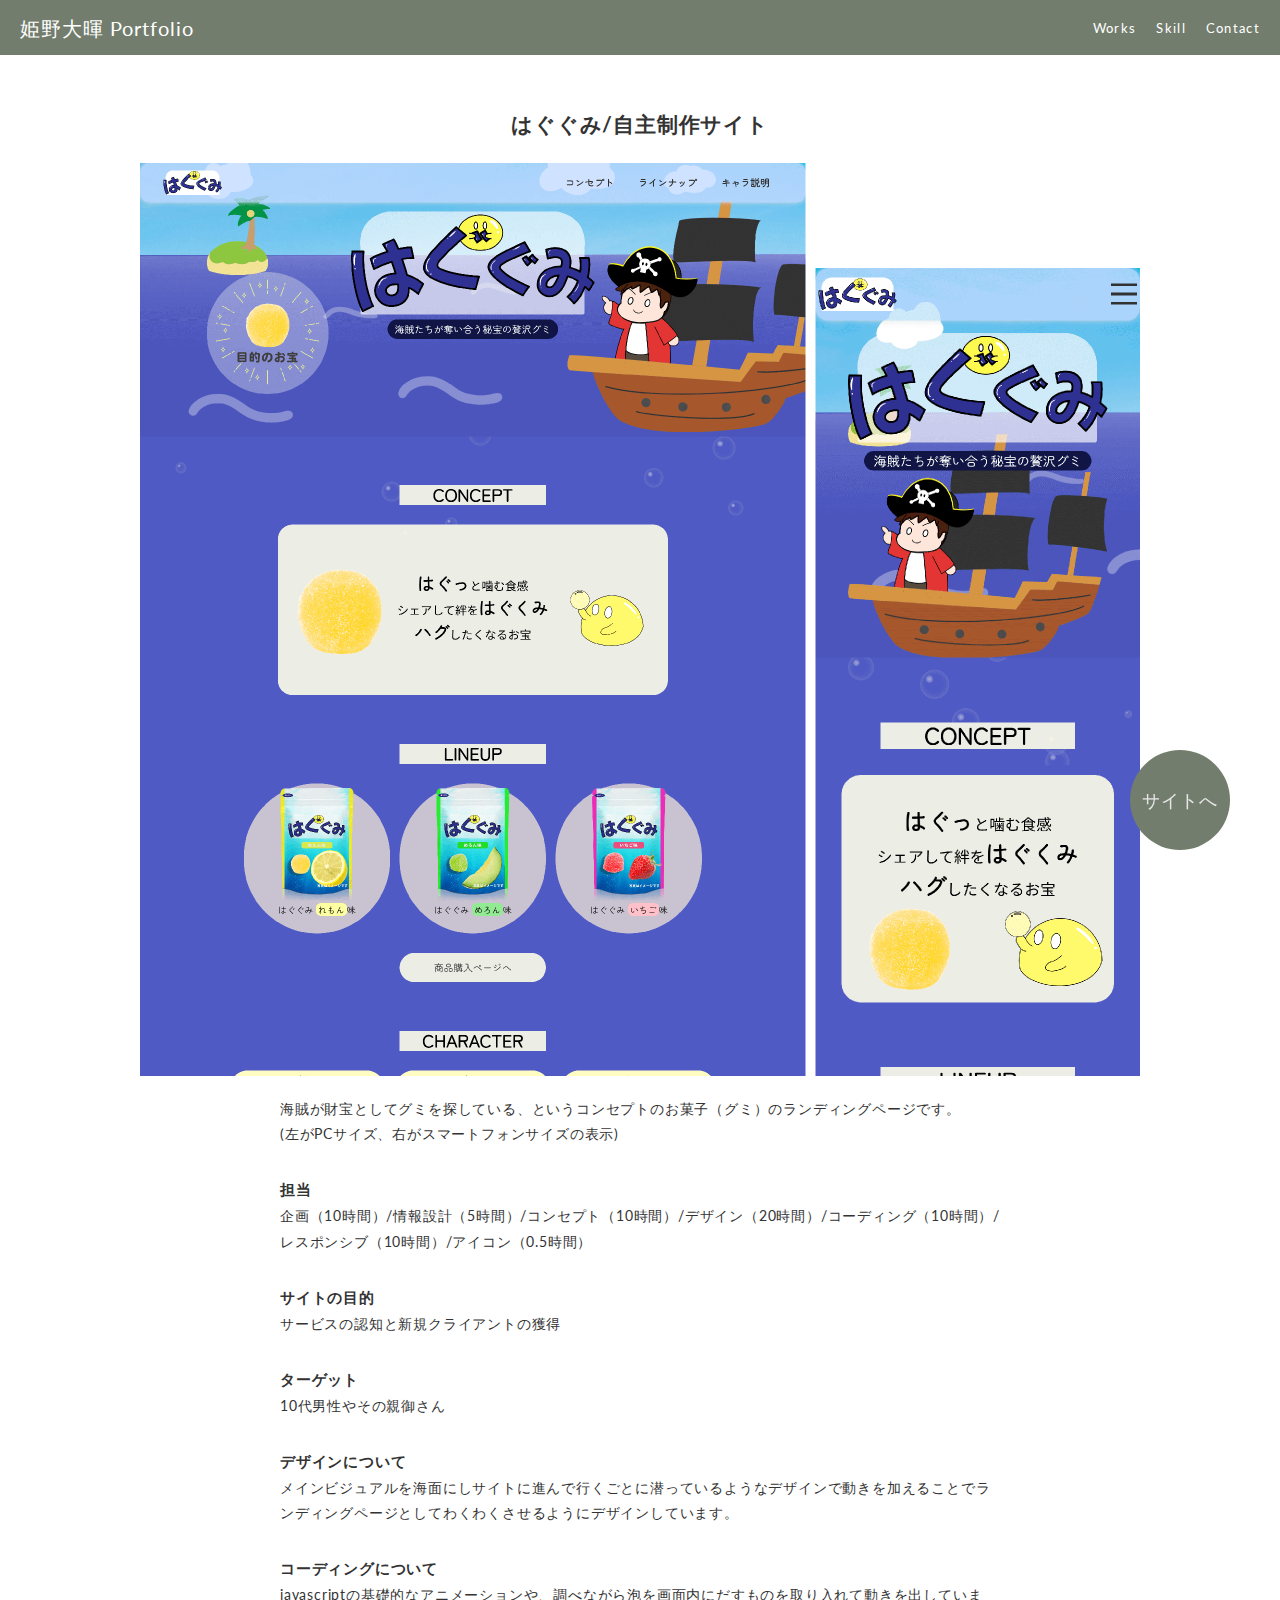
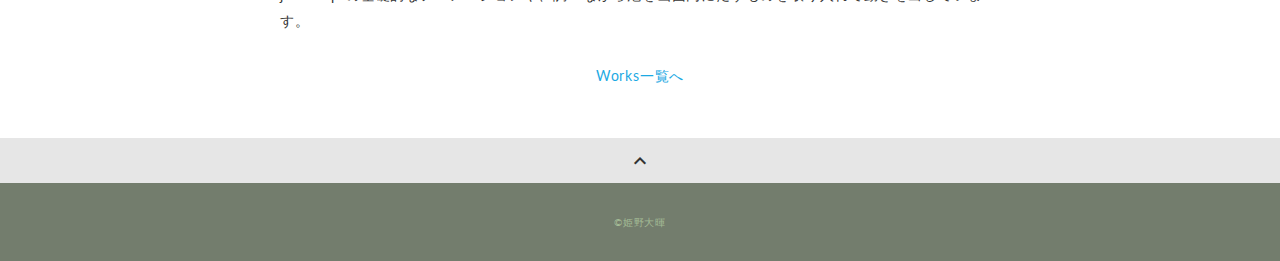
<file: public/pf/works-site3.html>
<!DOCTYPE html>
<html>

<head>
  <meta charset="utf-8">
  <meta name="viewport" content="width=device-width,initial-scale=1.0">
  <meta name="robots" content="noindex,nofollow">
  <meta name="description" content="姫野大暉のポートフォリオサイトのサイト3作目のページです">
  <title>姫野大暉 ポートフォリオ//サイト3作目</title>
  <link rel="icon" href="img/favicon.ico">
  /*-- fonts --*/
  <link rel="preconnect" href="https://fonts.gstatic.com">
  <link href="https://fonts.googleapis.com/css2?family=Lato&display=swap" rel="stylesheet">
  <link href="https://fonts.googleapis.com/css?family=Material+Icons+Outlined" rel="stylesheet">
  /*-- css --*/
  <link href="css/ress.css" media="all" rel="stylesheet" type="text/css">
  <link href="css/style.css" media="all" rel="stylesheet" type="text/css">
  <link rel="shortcut icon" href="img/favicon.ico">
</head>

<body>
  <div class="wrapper">

    <!-- header -->
    <header class="header">
      <div class="header-inner">
        <h1 class="header-logo">
          <a href="index.html">姫野大暉 Portfolio</a>
        </h1>
        <nav class="header-nav">
          <ul class="header-nav-list">
            <li class="header-nav-item"><a href="index.html#works">Works</a></li>
            <li class="header-nav-item"><a href="index.html#skill">Skill</a></li>
            <li class="header-nav-item"><a href="index.html#contact">Contact</a></li>
          </ul>
        </nav>
      </div>
    </header>
    <!-- /header -->

    <main class="content">

      <article class="article">
        <div class="article-inner">
          <h2 class="article-title">はぐぐみ/自主制作サイト</h2>
          <p class="article-img">
            <img src="img/web_three.png" width="1000" height="913" alt="グミLPサイトのサンプル画像です。">
          </p>
          <div class="article-body">
            <p>
              海賊が財宝としてグミを探している、というコンセプトのお菓子（グミ）のランディングページです。<br>(左がPCサイズ、右がスマートフォンサイズの表示)
            </p>
            <div class="url">
              <p><a href="https://adjustacademy.com/d241000/d241024-120464/three/" target="_blank" rel="noopener">サイトへ</a></p>
            </div>
            <h3 class="article-info-title">担当</h3>
            <p>企画（10時間）/情報設計（5時間）/コンセプト（10時間）/デザイン（20時間）/コーディング（10時間）/レスポンシブ（10時間）/アイコン（0.5時間）</p>
            <h3 class="article-info-title">サイトの目的</h3>
            <p>サービスの認知と新規クライアントの獲得</p>
            <h3 class="article-info-title">ターゲット</h3>
            <p>10代男性やその親御さん</p>
            <h3 class="article-info-title">デザインについて</h3>
            <p>
              メインビジュアルを海面にしサイトに進んで行くごとに潜っているようなデザインで動きを加えることでランディングページとしてわくわくさせるようにデザインしています。
            </p>
            <h3 class="article-info-title">コーディングについて</h3>
            <p>
              javascriptの基礎的なアニメーションや、調べながら泡を画面内にだすものを取り入れて動きを出しています。
            </p>
          </div>
          <div class="home-link">
            <a href="index.html">Works一覧へ</a>
          </div>
        </div>
      </article>



      <div class="page-top" id="js-page-top">
        <span class="material-icons-outlined">expand_less</span>
      </div>
    </main>

    <!-- footer -->
    <footer class="footer">
      <div class="copyright">&copy;姫野大暉</div>
    </footer>
    <!-- /footer -->

  </div>
  <script src="https://ajax.googleapis.com/ajax/libs/jquery/3.5.1/jquery.min.js"></script>
  <script type="text/javascript" src="js/script.js"></script>
</body>

</html>
</file>
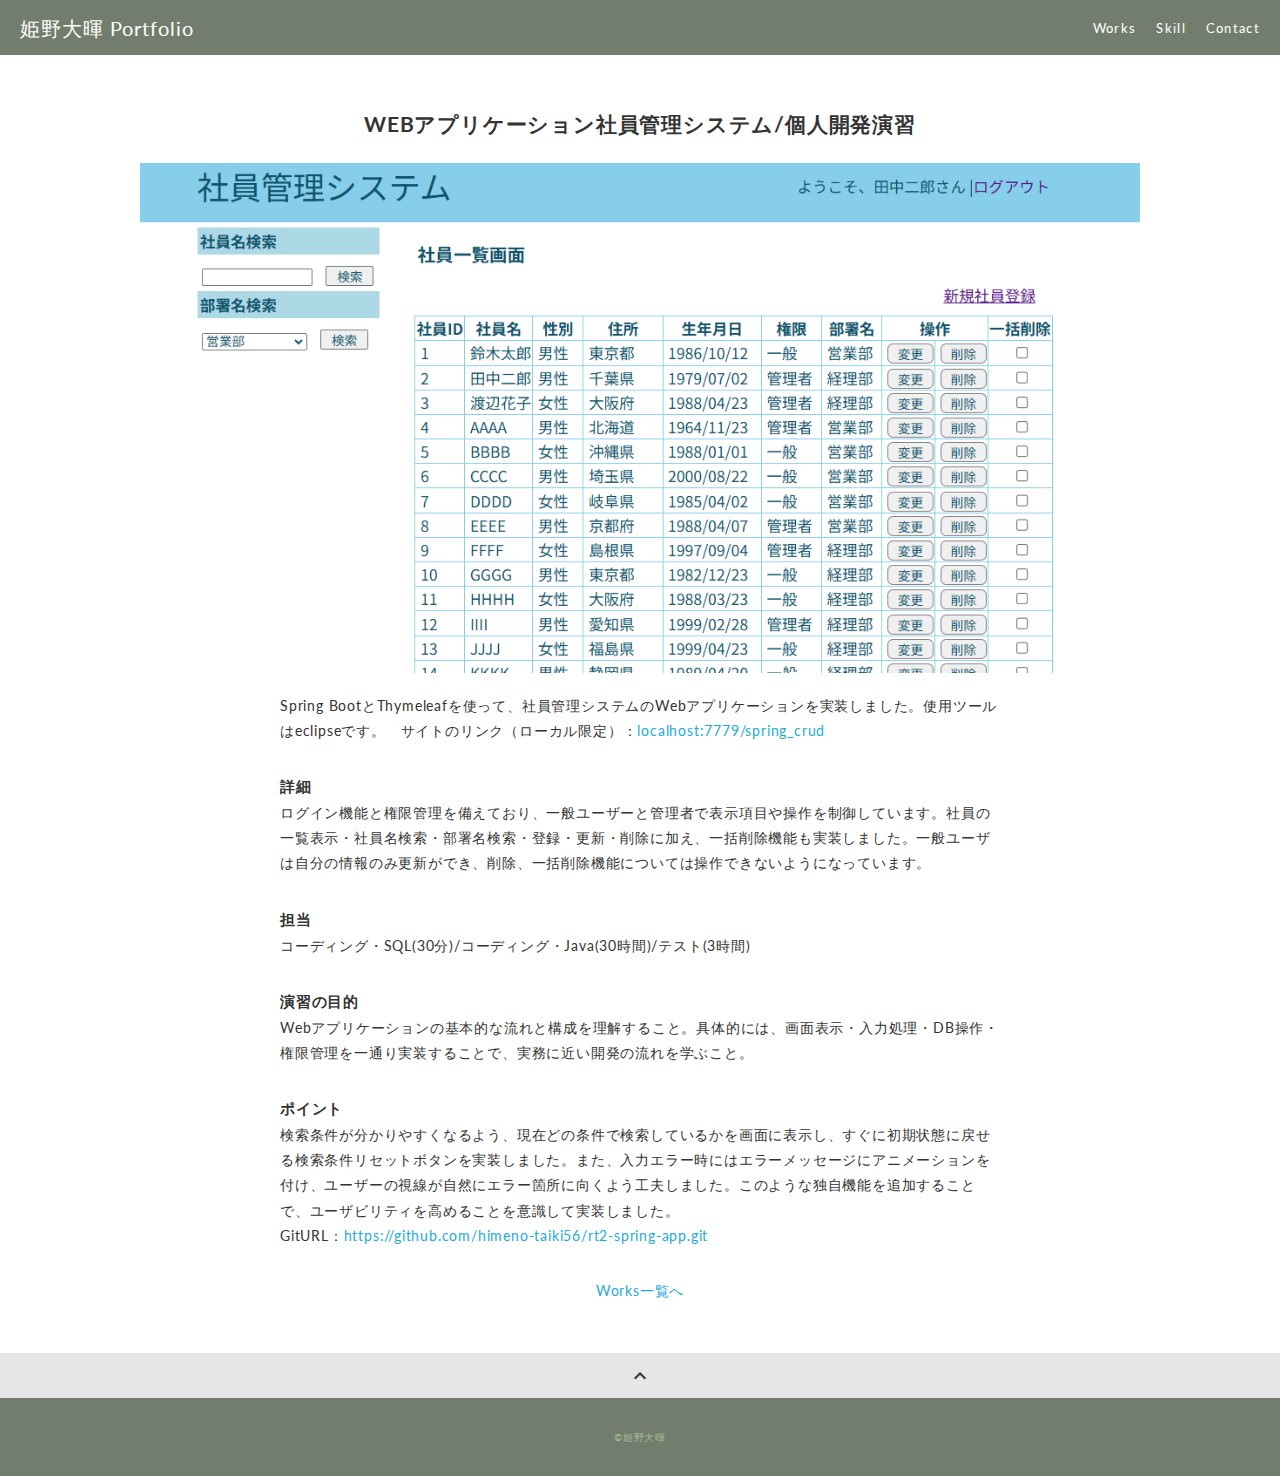
<file: public/pf/works-web-application.html>
<!DOCTYPE html>
<html>

<head>
	<meta charset="utf-8">
	<meta name="viewport" content="width=device-width,initial-scale=1.0">
	<meta name="robots" content="noindex,nofollow">
	<meta name="description" content="姫野大暉のポートフォリオサイトのコンソールアプリケーションのページです">
	<title>姫野大暉 ポートフォリオ/WEBアプリケーションページ</title>
	<link rel="icon" href="img/favicon.ico">
	/*-- fonts --*/
	<link rel="preconnect" href="https://fonts.gstatic.com">
	<link href="https://fonts.googleapis.com/css2?family=Lato&display=swap" rel="stylesheet">
	<link href="https://fonts.googleapis.com/css?family=Material+Icons+Outlined" rel="stylesheet">
	/*-- css --*/
	<link href="css/ress.css" media="all" rel="stylesheet" type="text/css">
	<link href="css/style.css" media="all" rel="stylesheet" type="text/css">
	<link rel="shortcut icon" href="img/favicon.ico">
</head>

<body>
	<div class="wrapper">

		<!-- header -->
		<header class="header">
			<div class="header-inner">
				<h1 class="header-logo">
					<a href="index.html">姫野大暉 Portfolio</a>
				</h1>
				<nav class="header-nav">
					<ul class="header-nav-list">
						<li class="header-nav-item"><a href="index.html#works">Works</a></li>
						<li class="header-nav-item"><a href="index.html#skill">Skill</a></li>
						<li class="header-nav-item"><a href="index.html#contact">Contact</a></li>
					</ul>
				</nav>
			</div>
		</header>
		<!-- /header -->

		<main class="content">

			<article class="article">
				<div class="article-inner">
					<h2 class="article-title">WEBアプリケーション社員管理システム/個人開発演習</h2>
					<p class="article-img">
						<img src="img/emp_list_system.png" alt="WEBアプリケーション社員管理システムのイメージです。">
					</p>
					<div class="article-body">
						<p>Spring BootとThymeleafを使って、社員管理システムのWebアプリケーションを実装しました。使用ツールはeclipseです。　サイトのリンク（ローカル限定）：<a href="http://localhost:7779/spring_crud">localhost:7779/spring_crud</a></p>
						<h3 class="article-info-title">詳細</h3>
						<p>ログイン機能と権限管理を備えており、一般ユーザーと管理者で表示項目や操作を制御しています。社員の一覧表示・社員名検索・部署名検索・登録・更新・削除に加え、一括削除機能も実装しました。一般ユーザは自分の情報のみ更新ができ、削除、一括削除機能については操作できないようになっています。
						</p>
						<h3 class="article-info-title">担当</h3>
						<p>コーディング・SQL(30分)/コーディング・Java(30時間)/テスト(3時間)</p>
						<h3 class="article-info-title">演習の目的</h3>
						<p>Webアプリケーションの基本的な流れと構成を理解すること。具体的には、画面表示・入力処理・DB操作・権限管理を一通り実装することで、実務に近い開発の流れを学ぶこと。</p>
						<h3 class="article-info-title">ポイント</h3>
						<p>
							検索条件が分かりやすくなるよう、現在どの条件で検索しているかを画面に表示し、すぐに初期状態に戻せる検索条件リセットボタンを実装しました。また、入力エラー時にはエラーメッセージにアニメーションを付け、ユーザーの視線が自然にエラー箇所に向くよう工夫しました。このような独自機能を追加することで、ユーザビリティを高めることを意識して実装しました。<br>GitURL：<a href="https://github.com/himeno-taiki56/rt2-spring-app.git">https://github.com/himeno-taiki56/rt2-spring-app.git</a>
						</p>
					</div>
					<div class="home-link">
						<a href="index.html">Works一覧へ</a>
					</div>
				</div>
			</article>



			<div class="page-top" id="js-page-top">
				<span class="material-icons-outlined">expand_less</span>
			</div>
		</main>

		<!-- footer -->
		<footer class="footer">
			<div class="copyright">&copy;姫野大暉</div>
		</footer>
		<!-- /footer -->

	</div>
	<script src="https://ajax.googleapis.com/ajax/libs/jquery/3.5.1/jquery.min.js"></script>
	<script type="text/javascript" src="js/script.js"></script>
</body>

</html>
</file>
<file: public/pf/css/ress.css>
/*!
 * ress.css • v3.0.1
 * MIT License
 * github.com/filipelinhares/ress
 */

/* # =================================================================
   # Global selectors
   # ================================================================= */

html {
  box-sizing: border-box;
  word-break: normal;
  -moz-tab-size: 4;
  tab-size: 4;

  -webkit-text-size-adjust: 100%; /* Prevent adjustments of font size after orientation changes in iOS */
}

*,
::before,
::after {
  box-sizing: inherit;
  background-repeat: no-repeat; /* Set `background-repeat: no-repeat` to all elements and pseudo elements */
}

::before,
::after {
  vertical-align: inherit;
  text-decoration: inherit; /* Inherit text-decoration and vertical align to ::before and ::after pseudo elements */
}

* {
  margin: 0;
  padding: 0; /* Reset `padding` and `margin` of all elements */
}

/* # =================================================================
   # General elements
   # ================================================================= */

hr {
  overflow: visible; /* Show the overflow in Edge and IE */
  height: 0; /* Add the correct box sizing in Firefox */
}

details,
main {
  display: block; /* Render the `main` element consistently in IE. */
}

summary {
  display: list-item; /* Add the correct display in all browsers */
}

small {
  font-size: 80%; /* Set font-size to 80% in `small` elements */
}

[hidden] {
  display: none; /* Add the correct display in IE */
}

abbr[title] {
  /* Add the correct text decoration in Chrome, Edge, IE, Opera, and Safari */
  text-decoration: underline;
  text-decoration: underline dotted;
  border-bottom: none; /* Remove the bottom border in Chrome 57 */
}

a {
  background-color: transparent; /* Remove the gray background on active links in IE 10 */
}

a:active,
a:hover {
  outline-width: 0; /* Remove the outline when hovering in all browsers */
}

code,
kbd,
pre,
samp {
  font-family: monospace, monospace; /* Specify the font family of code elements */
}

pre {
  font-size: 1em; /* Correct the odd `em` font sizing in all browsers */
}

b,
strong {
  font-weight: bolder; /* Add the correct font weight in Chrome, Edge, and Safari */
}

/* https://gist.github.com/unruthless/413930 */
sub,
sup {
  position: relative;
  font-size: 75%;
  line-height: 0;
  vertical-align: baseline;
}

sub {
  bottom: -.25em;
}

sup {
  top: -.5em;
}

/* # =================================================================
   # Forms
   # ================================================================= */

input {
  border-radius: 0;
}

/* Replace pointer cursor in disabled elements */
[disabled] {
  cursor: default;
}

[type="number"]::-webkit-inner-spin-button,
[type="number"]::-webkit-outer-spin-button {
  height: auto; /* Correct the cursor style of increment and decrement buttons in Chrome */
}

[type="search"] {
  outline-offset: -2px; /* Correct the outline style in Safari */

  -webkit-appearance: textfield; /* Correct the odd appearance in Chrome and Safari */
}

[type="search"]::-webkit-search-decoration {
  -webkit-appearance: none; /* Remove the inner padding in Chrome and Safari on macOS */
}

textarea {
  overflow: auto; /* Internet Explorer 11+ */
  resize: vertical; /* Specify textarea resizability */
}

button,
input,
optgroup,
select,
textarea {
  font: inherit; /* Specify font inheritance of form elements */
}

optgroup {
  font-weight: bold; /* Restore the font weight unset by the previous rule */
}

button {
  overflow: visible; /* Address `overflow` set to `hidden` in IE 8/9/10/11 */
}

button,
select {
  text-transform: none; /* Firefox 40+, Internet Explorer 11- */
}

/* Apply cursor pointer to button elements */
button,
[type="button"],
[type="reset"],
[type="submit"],
[role="button"] {
  cursor: pointer;
  color: inherit;
}

/* Remove inner padding and border in Firefox 4+ */
button::-moz-focus-inner,
[type="button"]::-moz-focus-inner,
[type="reset"]::-moz-focus-inner,
[type="submit"]::-moz-focus-inner {
  padding: 0;
  border-style: none;
}

/* Replace focus style removed in the border reset above */
button:-moz-focusring,
[type="button"]::-moz-focus-inner,
[type="reset"]::-moz-focus-inner,
[type="submit"]::-moz-focus-inner {
  outline: 1px dotted ButtonText;
}

button,
html [type="button"],
/* Prevent a WebKit bug where (2) destroys native `audio` and `video`controls in Android 4 */
[type="reset"],
[type="submit"] {
  -webkit-appearance: button; /* Correct the inability to style clickable types in iOS */
}

/* Remove the default button styling in all browsers */
button,
input,
select,
textarea {
  border-style: none;
  background-color: transparent;
}

/* Style select like a standard input */
select {
  -webkit-appearance: none; /* Chrome 41+ */
  -moz-appearance: none; /* Firefox 36+ */
}

select::-ms-expand {
  display: none; /* Internet Explorer 11+ */
}

select::-ms-value {
  color: currentColor; /* Internet Explorer 11+ */
}

legend {
  display: table; /* Correct the text wrapping in Edge and IE */
  max-width: 100%; /* Correct the text wrapping in Edge and IE */
  max-width: 100%; /* Correct the text wrapping in Edge 18- and IE */
  white-space: normal; /* Correct the text wrapping in Edge and IE */
  color: inherit; /* Correct the color inheritance from `fieldset` elements in IE */
  border: 0; /* Correct `color` not being inherited in IE 8/9/10/11 */
}

::-webkit-file-upload-button {
  font: inherit; /* Change font properties to `inherit` in Chrome and Safari */
  color: inherit;
  /* Correct the inability to style clickable types in iOS and Safari */

  -webkit-appearance: button;
}

/* # =================================================================
   # Specify media element style
   # ================================================================= */

img {
  border-style: none; /* Remove border when inside `a` element in IE 8/9/10 */
}

/* Add the correct vertical alignment in Chrome, Firefox, and Opera */
progress {
  vertical-align: baseline;
}

/* # =================================================================
   # Accessibility
   # ================================================================= */

/* Hide content from screens but not screenreaders */
@media screen {
  [hidden~="screen"] {
    display: inherit;
  }
  [hidden~="screen"]:not(:active):not(:focus):not(:target) {
    position: absolute !important;
    clip: rect(0 0 0 0) !important;
  }
}

/* Specify the progress cursor of updating elements */
[aria-busy="true"] {
  cursor: progress;
}

/* Specify the pointer cursor of trigger elements */
[aria-controls] {
  cursor: pointer;
}

/* Specify the unstyled cursor of disabled, not-editable, or otherwise inoperable elements */
[aria-disabled] {
  cursor: default;
}
</file>
<file: public/pf/css/style.css>
body {
  font-family: "Lato","Helvetica Neue",Arial,"Hiragino Kaku Gothic ProN","Hiragino Sans",Meiryo,sans-serif;
  font-size: 14px;
  line-height: 1.8;
  letter-spacing: .8px;
  color: #333;
}

a {
  transition: opacity .3s;
  text-decoration: none;
  color: #1ca9e3;
}

img {
  max-width: 100%;
  height: auto;
  vertical-align: bottom;
  border-style: none;
}

ul,
li {
  list-style: none;
}

.pc-only {
  display: block;
}

.sp-only {
  display: none;
}

/*--------------------------------
 レイアウト
---------------------------------*/
.section {
  padding: 80px 0;
}

.inner {
  max-width: 1340px;
  margin: 0 auto;
  padding: 0 40px;
}

/*--------------------------------
 見出し
---------------------------------*/
.title {
  font-size: 34px;
  font-weight: normal;
  line-height: 1;
  margin-bottom: 40px;
  text-align: center;
  letter-spacing: .05em;
  color: #737d6d;
}

.lead {
  margin-bottom: 30px;
  text-align: center;
}

/*--------------------------------
ヘッダー
---------------------------------*/
.header {
  position: fixed;
  top: 0;
  z-index: 1;
  width: 100%;
/*  transition: background-color .6s;*/
  background-color: #737d6d; /*javascriptやるときはここ消す*/
}

/*.header.active {*/
/*  background-color: #737d6d;*/
/*}*/

.header-inner {
  display: flex;
  align-items: center;
  justify-content: space-between;
  padding: 15px 20px;
}

.header-logo {
  font-size: 20px;
  font-weight: normal;
  line-height: 1.2;
  margin-right: 20px;
  letter-spacing: .05em;
}

.header-logo a {
  color: #fff;
}

.header-nav-list {
  display: flex;
  justify-content: space-between;
}

.header-nav-item:not(:last-child) {
  margin-right: 20px;
}

.header-nav-item a {
  font-size: 13px;
  padding: 5px 0;
  letter-spacing: .1em;
  color: #fff;
}

.header-nav-item a:hover {
  opacity: .8;
}


/*--------------------------------
 プロフィール
---------------------------------*/
.profile {
  padding-bottom: 50px;
  display: flex;
  justify-content: center;
  gap: 50px;
}

.profile-title {
  font-size: 24px;
  margin-bottom: 20px;
  text-align: center;
  color: #737d6d;
}

.profile-text {
  max-width: 500px;
  margin: 0 auto;
}

.profile .face img{
	max-width: 300px;
	border-radius: 20px;
	margin-left: 40px;
}

/*--------------------------------
 Works
---------------------------------*/
.works-list {
  display: flex;
  justify-content: space-between;
  flex-wrap: wrap;
  margin-bottom: -40px;
}

.works-item {
  width: 31.74603%;
  margin-right: 1.58730%;
  margin-bottom: 40px;
}

.works-item a p{
  color: #333;
}

.works-item:hover {
  opacity: .9;
}

.works-item:nth-of-type(3n) {
  margin-right: 0;
}

.works-img img {
  border: 1px solid #e6e6e6;
}

.works-name {
  font-size: 16px;
  font-weight: bold;
  margin-top: 8px;
}

.works-info {
  font-size: 14px;
}


/*--------------------------------
 Skill
---------------------------------*/
.skill-list {
  display: flex;
  flex-wrap: wrap;
  justify-content: space-between;
  margin-bottom: -50px;
}

.skill-item {
  display: flex;
  align-items: flex-start;
  justify-content: space-between;
  width: 48%;
  margin-bottom: 50px;
}

.skill-img {
  width: 60px;
  height: auto;
  margin-right: 20px;
}

.skill-body {
  flex: 1;
}

.skill-name {
  margin-bottom: 3px;
  font-size: 16px;
}

/*--------------------------------
 Contact
---------------------------------*/
.contact-list {
  display: flex;
  flex-wrap: wrap;
  justify-content: center;
}

.contact-item {
  display: block;
  margin: 0 20px;
  text-align: center;
}

.contact-text {
  margin-top: 10px;
  text-align: center;
}

.form-con{
	max-width: 600px;
	margin: 0 auto;
}
.form-con .input{
	width: 100%;
}
.input-botom{
	border: 1px solid #737d6d;
	border-radius: 5px;
	margin-bottom: 20px;
}
.input-botom textarea{
	height: 80px;
}
.sub{
	width: 100px;
	margin: 0 auto;
	padding: 5px 0;
	border: 1px solid #333;
	border-radius: 5px;
}
.sub input{
	display: block;
	width: 100%;
}
/*--------------------------------
 ページトップ
---------------------------------*/
.page-top {
  font-weight: bold;
  padding: 10px;
  cursor: pointer;
  text-align: center;
  background-color: #e6e6e6;
}

.page-top .material-icons-outlined {
  vertical-align: bottom;
}

/*--------------------------------
 フッター
---------------------------------*/
.footer {
  padding: 30px;
  background-color: #737d6d;
}

.copyright {
  font-size: 10px;
  text-align: center;
  color: #a3bb95;
}

/*--------------------------------
 下層：Worksページ
---------------------------------*/
.article {
  padding: 50px 0;
}

.article-inner {
  max-width: 1040px;
  margin: 0 auto;
  padding: 0 20px;
}

.article-title {
  margin-bottom: 20px;
  text-align: center;
}

.article-img {
  margin-bottom: 20px;
}

.article-body {
  max-width: 720px;
  margin: 0 auto;
}

.article-info-title {
  font-size: 15px;
}

.article-body img {
  margin-bottom: 30px;
}

.article-body p {
  margin-bottom: 30px;
}

.home-link {
  text-align: center;;
}

/*他ページ*/
.article-title{
	padding-top: 30px;
}
.url{
	position: fixed;
	background-color: #737d6d;
	right: 50px;
	bottom: 50px;
	width: 100px;
	height: 100px;
	border-radius: 50px;
}
.url p{
	text-align: center;
	height: 100%;
}
.url p a{
	display: flex;
	width: 100%;
	height: 100%;
	font-size: 18px;
	align-items: center;
	justify-content: center;
	color: #e6e6e6;
}

/*media Queries 767
----------------------------------------------------*/
@media screen and (max-width: 767px) {
  body {
    font-size: 13px;
    line-height: 1.7;
  }

  .pc-only {
    display: none;
  }

  .sp-only {
    display: block;
  }

  /* 見出し */
  .title {
    font-size: 26px;
    margin-bottom: 20px;
  }

  /* レイアウト */
  .section {
    padding: 40px 0;
  }

  .inner {
    padding: 0 15px;
  }

  /* ヘッダー */
  .header-logo {
    font-size: 16px;
  }

  .header-nav-item:not(:last-child) {
    margin-right: 10px;
  }

  .header-nav-item a {
    font-size: 12px;
  }

  /* プロフィール */
  .prof{
	  padding: 30px 0;
  }
  .profile {
	padding: 0;
    display: block;
  }
  .face{
	  max-width: 300px;
	  margin: 0 auto;
  }
  .profile .face img{
	  margin: 0;
  }
  
  .profile-title {
    font-size: 20px;
  }

  /* Works */
  .content{
	  padding-top: 30px;
  }
  
  .works-name {
    font-size: 10px;
  }

  .works-list {
    justify-content: space-between;
  }

  .works-item {
    flex: 0 0 48%;
    margin-right: 0;
    margin-bottom: 30px;
  }

  /* Skill */
  .skill-list {
    display: block;
    margin-bottom: 0;
  }

  .skill-item {
    width: 100%;
    margin-bottom: 35px;
  }

  .skill-item:last-child {
    margin-bottom: 0;
  }

  /* Contact */
  .contact-item {
    margin: 0 10px;
  }

  /* フッター */
  .footer {
    padding: 20px 0;
  }
}
</file>
